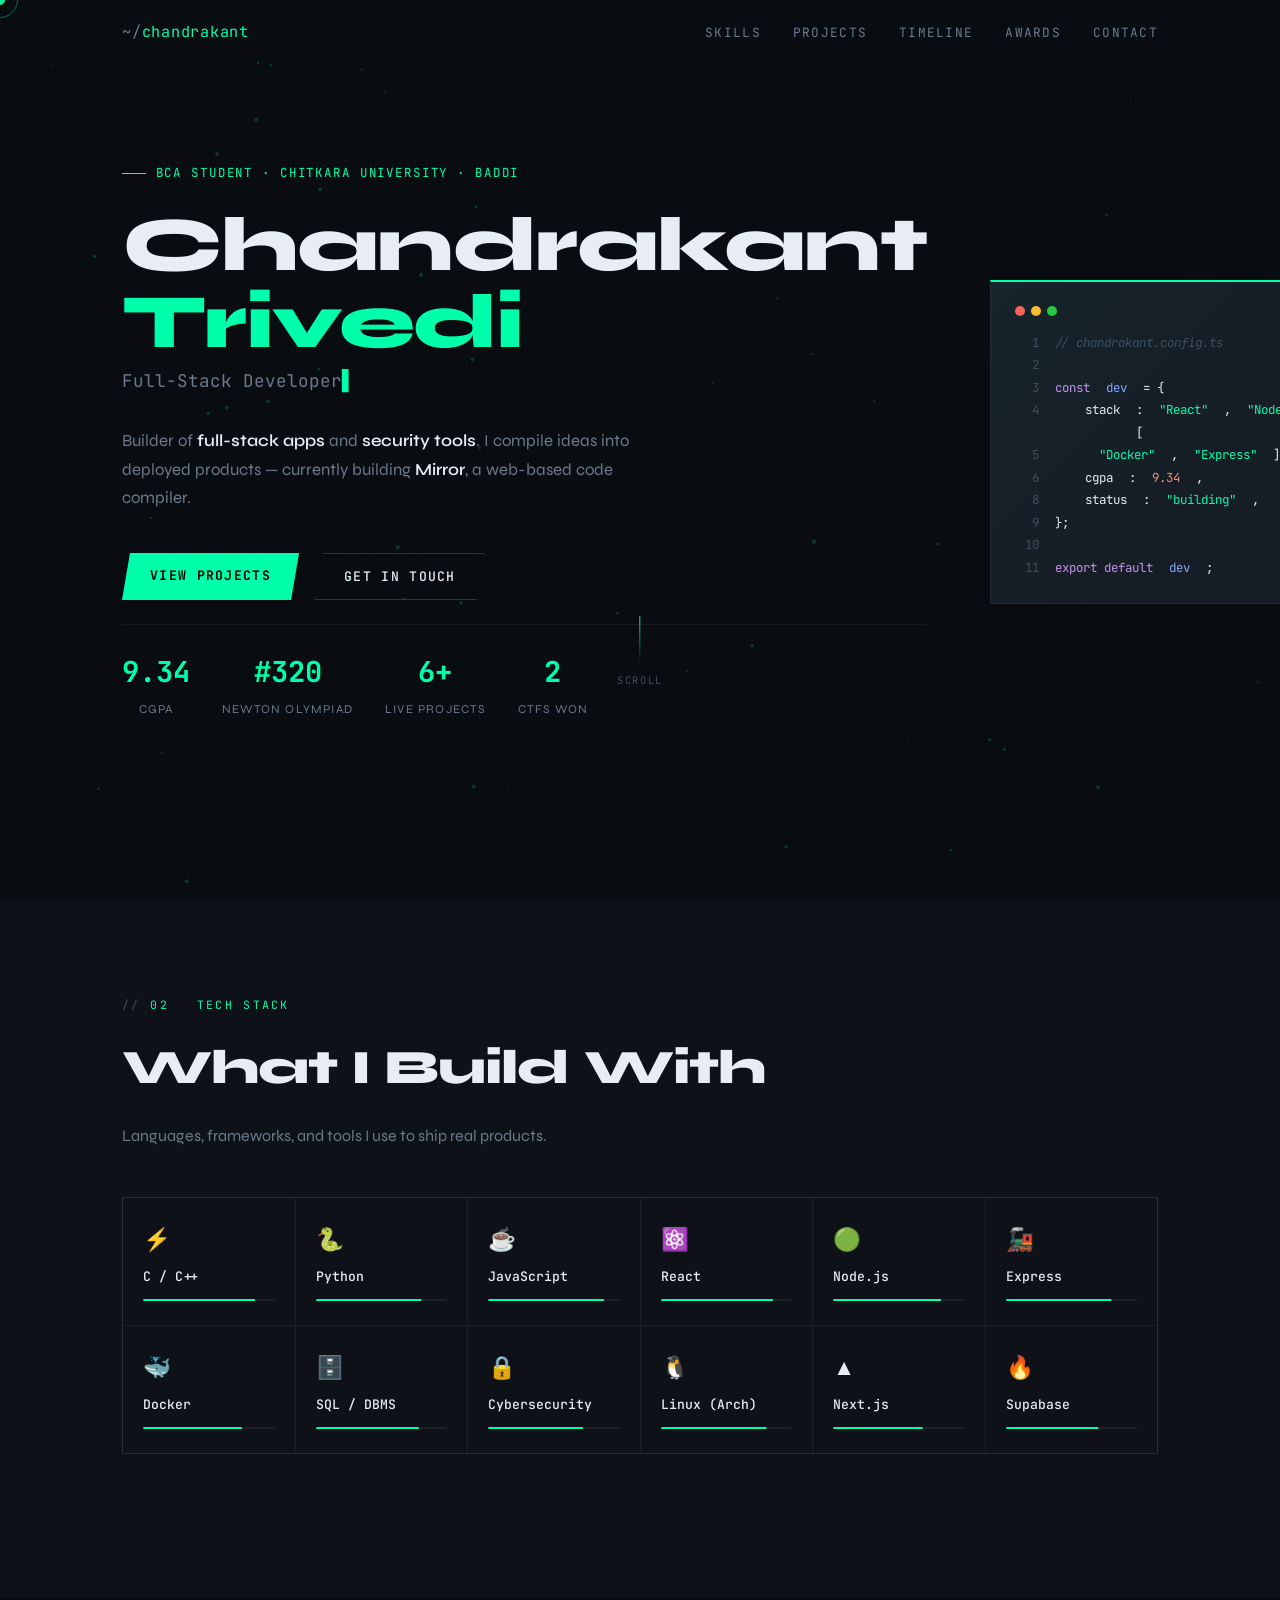
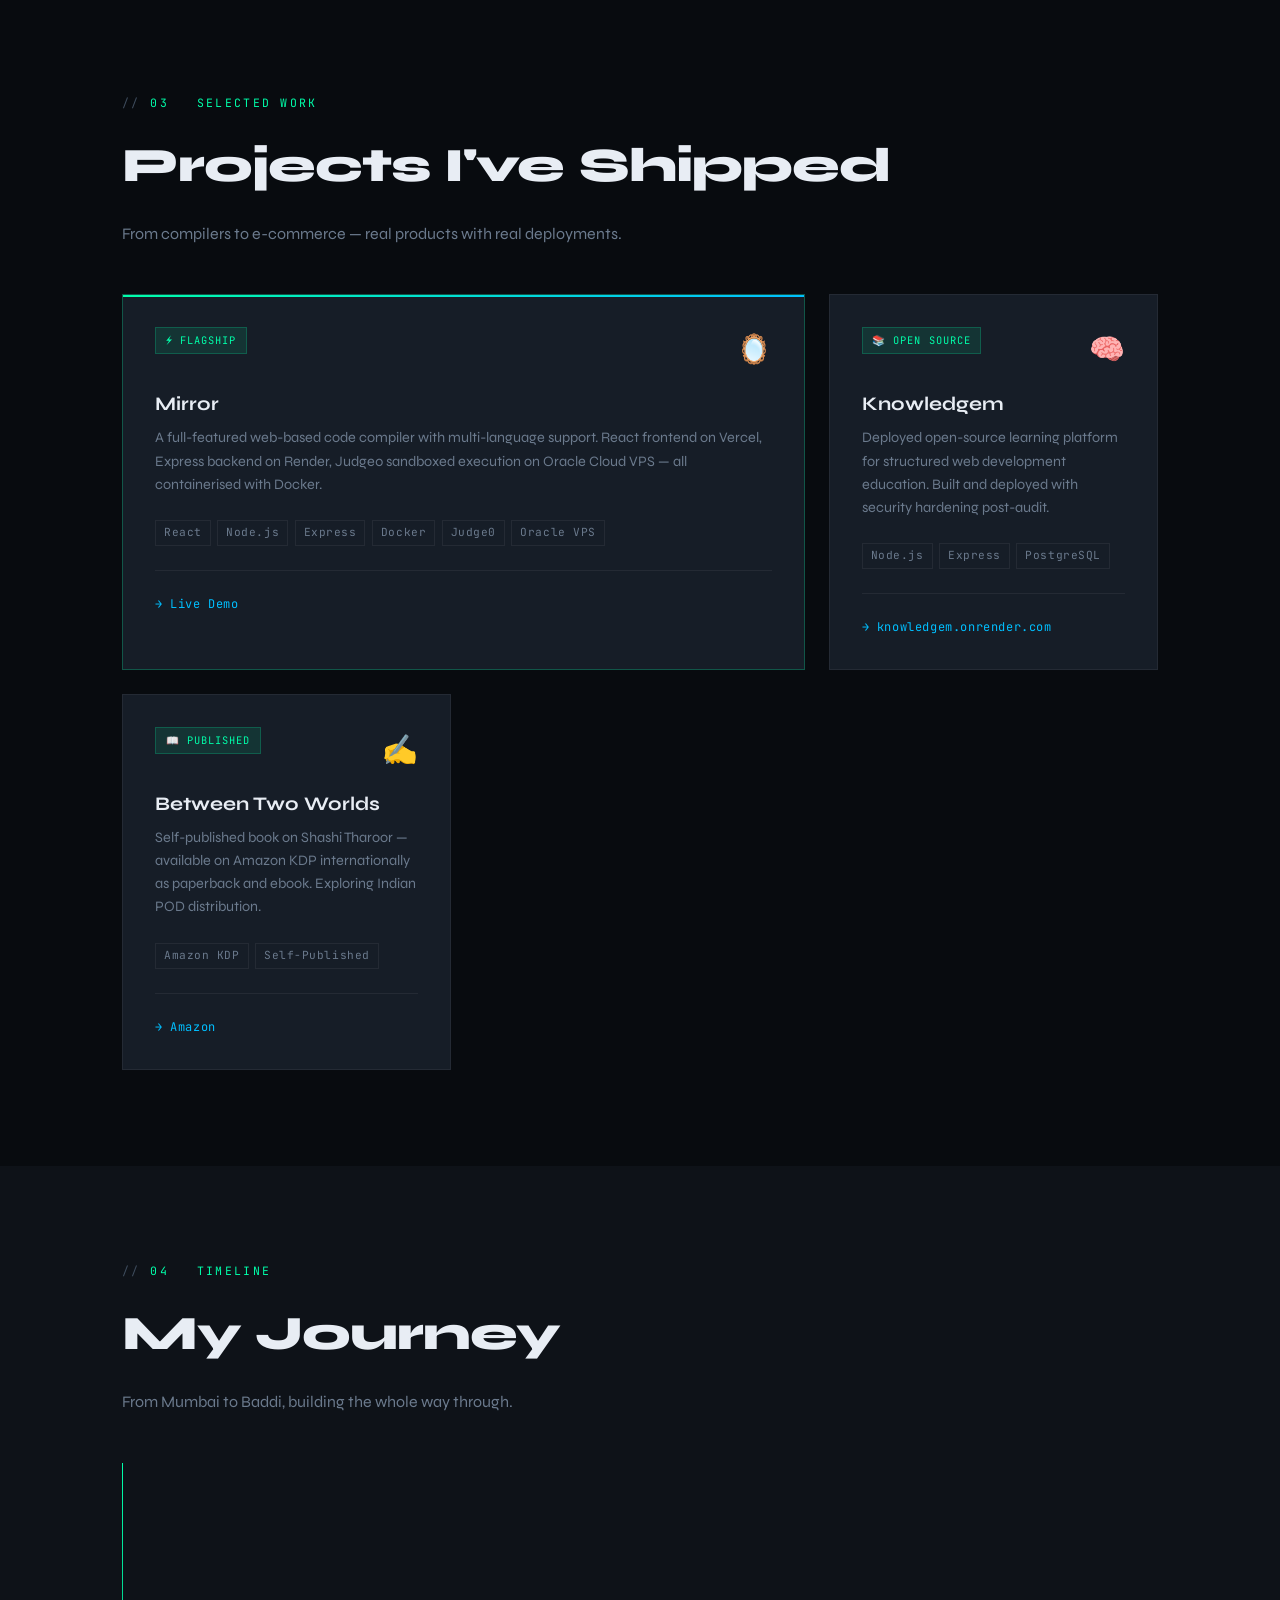
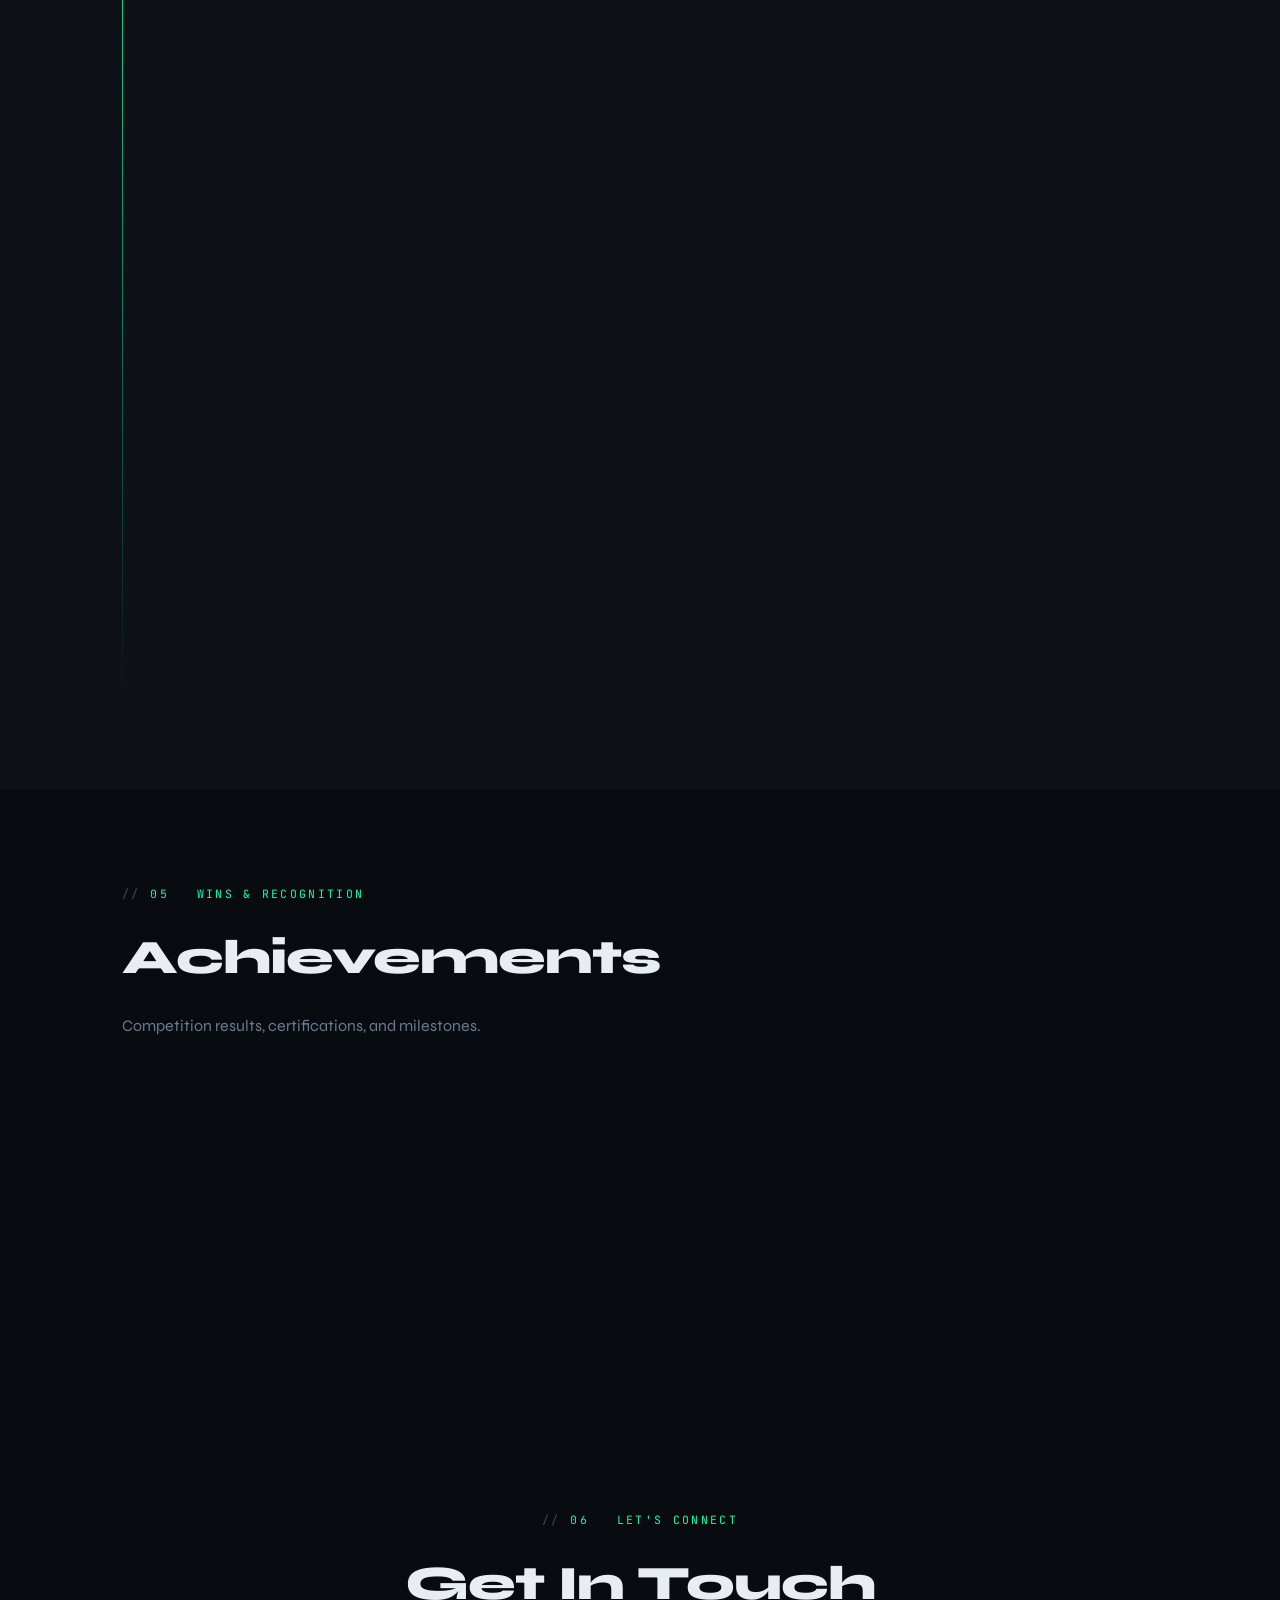
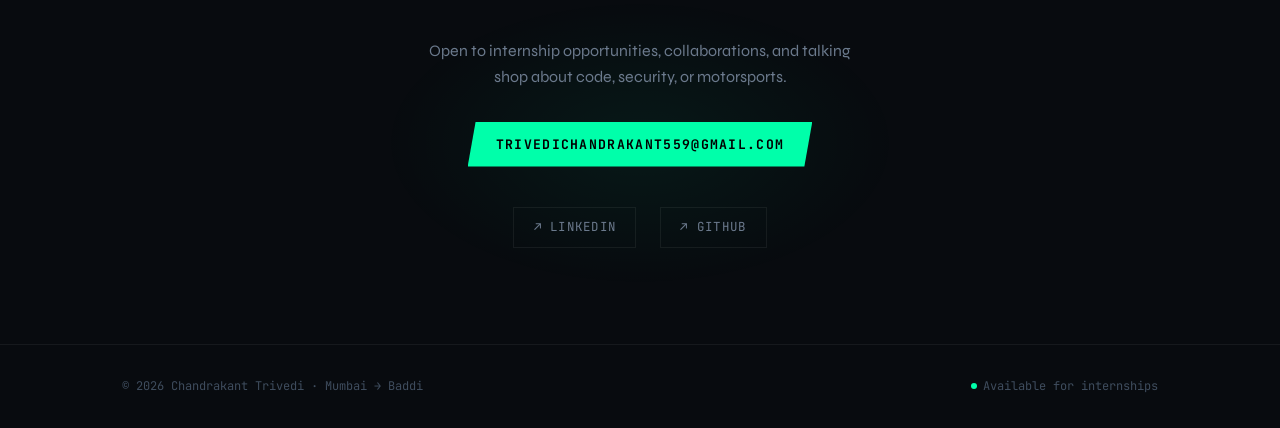
<file: index.html>
<!DOCTYPE html>
<html lang="en">
<head>
<meta charset="UTF-8"/>
<meta name="viewport" content="width=device-width, initial-scale=1.0"/>
<title>Chandrakant Trivedi — Developer & Builder</title>
<link rel="preconnect" href="https://fonts.googleapis.com"/>
<link href="https://fonts.googleapis.com/css2?family=JetBrains+Mono:wght@300;400;500;700&family=Syne:wght@400;600;700;800&display=swap" rel="stylesheet"/>
<style>
  :root {
    --bg: #080b0f;
    --bg2: #0e1218;
    --bg3: #131920;
    --surface: #161d27;
    --border: rgba(255,255,255,0.06);
    --border-accent: rgba(0,255,170,0.25);
    --accent: #00ffaa;
    --accent2: #00bfff;
    --accent3: #a78bfa;
    --text: #e8edf4;
    --muted: #6b7a8d;
    --muted2: #3f4d5e;
    --mono: 'JetBrains Mono', monospace;
    --sans: 'Syne', sans-serif;
  }

  *, *::before, *::after { box-sizing: border-box; margin: 0; padding: 0; }

  html { scroll-behavior: smooth; }

  body {
    background: var(--bg);
    color: var(--text);
    font-family: var(--sans);
    line-height: 1.6;
    overflow-x: hidden;
  }

  /* ─── CURSOR ─── */
  .cursor {
    width: 10px; height: 10px;
    background: var(--accent);
    border-radius: 50%;
    position: fixed;
    top: 0; left: 0;
    pointer-events: none;
    z-index: 9999;
    transition: transform 0.1s ease;
    mix-blend-mode: difference;
  }
  .cursor-ring {
    width: 36px; height: 36px;
    border: 1px solid rgba(0,255,170,0.4);
    border-radius: 50%;
    position: fixed;
    top: 0; left: 0;
    pointer-events: none;
    z-index: 9998;
    transition: transform 0.15s ease, width 0.2s, height 0.2s, border-color 0.2s;
  }
  .cursor-ring.hovering { width: 52px; height: 52px; border-color: rgba(0,255,170,0.7); }

  /* ─── CANVAS BG ─── */
  #canvas-bg {
    position: fixed;
    inset: 0;
    z-index: 0;
    opacity: 0.4;
  }

  /* ─── NOISE OVERLAY ─── */
  body::before {
    content: '';
    position: fixed;
    inset: 0;
    z-index: 1;
    background-image: url("data:image/svg+xml,%3Csvg xmlns='http://www.w3.org/2000/svg' width='200' height='200'%3E%3Cfilter id='n'%3E%3CfeTurbulence type='fractalNoise' baseFrequency='0.9' numOctaves='4' stitchTiles='stitch'/%3E%3C/filter%3E%3Crect width='200' height='200' filter='url(%23n)' opacity='0.04'/%3E%3C/svg%3E");
    pointer-events: none;
    opacity: 0.5;
  }

  /* ─── LAYOUT ─── */
  .container {
    max-width: 1100px;
    margin: 0 auto;
    padding: 0 2rem;
    position: relative;
    z-index: 2;
  }

  /* ─── NAV ─── */
  nav {
    position: fixed;
    top: 0; left: 0; right: 0;
    z-index: 100;
    padding: 1.2rem 0;
    transition: background 0.3s, backdrop-filter 0.3s;
  }
  nav.scrolled {
    background: rgba(8,11,15,0.85);
    backdrop-filter: blur(12px);
    border-bottom: 1px solid var(--border);
  }
  .nav-inner {
    display: flex;
    align-items: center;
    justify-content: space-between;
  }
  .nav-logo {
    font-family: var(--mono);
    font-size: 0.95rem;
    color: var(--accent);
    letter-spacing: 0.05em;
  }
  .nav-logo span { color: var(--muted); }
  .nav-links {
    display: flex;
    gap: 2rem;
    list-style: none;
  }
  .nav-links a {
    font-family: var(--mono);
    font-size: 0.8rem;
    color: var(--muted);
    text-decoration: none;
    letter-spacing: 0.1em;
    text-transform: uppercase;
    transition: color 0.2s;
    position: relative;
  }
  .nav-links a::after {
    content: '';
    position: absolute;
    bottom: -4px; left: 0; right: 0;
    height: 1px;
    background: var(--accent);
    transform: scaleX(0);
    transition: transform 0.2s;
  }
  .nav-links a:hover { color: var(--accent); }
  .nav-links a:hover::after { transform: scaleX(1); }

  /* ─── HERO ─── */
  #hero {
    min-height: 100vh;
    display: flex;
    align-items: center;
    padding-top: 5rem;
  }
  .hero-grid {
    display: grid;
    grid-template-columns: 1fr auto;
    gap: 4rem;
    align-items: center;
    width: 100%;
  }
  .hero-tag {
    font-family: var(--mono);
    font-size: 0.78rem;
    color: var(--accent);
    letter-spacing: 0.15em;
    text-transform: uppercase;
    display: flex;
    align-items: center;
    gap: 0.6rem;
    margin-bottom: 1.5rem;
    opacity: 0;
    animation: fadeUp 0.6s 0.2s forwards;
  }
  .hero-tag::before {
    content: '';
    width: 24px; height: 1px;
    background: var(--accent);
  }
  .hero-name {
    font-size: clamp(3rem, 6vw, 5.5rem);
    font-weight: 800;
    line-height: 1.0;
    letter-spacing: -0.02em;
    color: var(--text);
    margin-bottom: 0.4rem;
    opacity: 0;
    animation: fadeUp 0.6s 0.35s forwards;
  }
  .hero-name .accent { color: var(--accent); }
  .hero-role {
    font-family: var(--mono);
    font-size: 1.1rem;
    color: var(--muted);
    margin-bottom: 2rem;
    opacity: 0;
    animation: fadeUp 0.6s 0.5s forwards;
  }
  .hero-role .typed-cursor { color: var(--accent); animation: blink 1s infinite; }
  .hero-bio {
    font-size: 1.05rem;
    color: var(--muted);
    max-width: 520px;
    margin-bottom: 2.5rem;
    line-height: 1.7;
    opacity: 0;
    animation: fadeUp 0.6s 0.65s forwards;
  }
  .hero-bio strong { color: var(--text); font-weight: 600; }
  .hero-cta {
    display: flex;
    gap: 1rem;
    flex-wrap: wrap;
    opacity: 0;
    animation: fadeUp 0.6s 0.8s forwards;
  }
  .btn-primary {
    padding: 0.75rem 1.75rem;
    background: var(--accent);
    color: #000;
    border: none;
    font-family: var(--mono);
    font-size: 0.82rem;
    font-weight: 700;
    letter-spacing: 0.1em;
    text-transform: uppercase;
    cursor: pointer;
    text-decoration: none;
    display: inline-block;
    transition: transform 0.2s, box-shadow 0.2s;
    clip-path: polygon(8px 0%, 100% 0%, calc(100% - 8px) 100%, 0% 100%);
  }
  .btn-primary:hover {
    transform: translateY(-2px);
    box-shadow: 0 8px 24px rgba(0,255,170,0.3);
  }
  .btn-outline {
    padding: 0.75rem 1.75rem;
    background: transparent;
    color: var(--text);
    border: 1px solid var(--border-accent);
    font-family: var(--mono);
    font-size: 0.82rem;
    font-weight: 500;
    letter-spacing: 0.1em;
    text-transform: uppercase;
    cursor: pointer;
    text-decoration: none;
    display: inline-block;
    transition: background 0.2s, color 0.2s, border-color 0.2s;
    clip-path: polygon(8px 0%, 100% 0%, calc(100% - 8px) 100%, 0% 100%);
  }
  .btn-outline:hover {
    background: rgba(0,255,170,0.08);
    border-color: var(--accent);
    color: var(--accent);
  }

  /* Hero code card */
  .hero-card {
    background: var(--surface);
    border: 1px solid var(--border);
    border-top: 2px solid var(--accent);
    padding: 1.5rem;
    font-family: var(--mono);
    font-size: 0.78rem;
    line-height: 1.8;
    min-width: 280px;
    opacity: 0;
    animation: fadeLeft 0.7s 0.9s forwards;
    position: relative;
    overflow: hidden;
  }
  .hero-card::before {
    content: '';
    position: absolute;
    top: 0; left: 0; right: 0; bottom: 0;
    background: linear-gradient(135deg, rgba(0,255,170,0.03) 0%, transparent 60%);
  }
  .card-dots { display: flex; gap: 6px; margin-bottom: 1rem; }
  .card-dots span {
    width: 10px; height: 10px; border-radius: 50%;
  }
  .card-dots .r { background: #ff5f57; }
  .card-dots .y { background: #febc2e; }
  .card-dots .g { background: #28c840; }
  .code-line { display: flex; gap: 1rem; }
  .ln { color: var(--muted2); min-width: 1.5rem; text-align: right; user-select: none; }
  .kw { color: #c792ea; }
  .fn { color: #82aaff; }
  .st { color: var(--accent); }
  .cm { color: var(--muted2); font-style: italic; }
  .nu { color: #f78c6c; }
  .hero-stats {
    display: flex;
    gap: 2rem;
    margin-top: 1.5rem;
    padding-top: 1.5rem;
    border-top: 1px solid var(--border);
    opacity: 0;
    animation: fadeUp 0.6s 1s forwards;
  }
  .stat { text-align: center; }
  .stat-num {
    font-family: var(--mono);
    font-size: 1.8rem;
    font-weight: 700;
    color: var(--accent);
    display: block;
  }
  .stat-label {
    font-size: 0.75rem;
    color: var(--muted);
    text-transform: uppercase;
    letter-spacing: 0.1em;
  }

  /* ─── SECTION COMMON ─── */
  section { padding: 6rem 0; }
  .section-label {
    font-family: var(--mono);
    font-size: 0.72rem;
    color: var(--accent);
    letter-spacing: 0.2em;
    text-transform: uppercase;
    display: flex;
    align-items: center;
    gap: 0.6rem;
    margin-bottom: 1rem;
  }
  .section-label::before { content: '//'; color: var(--muted2); }
  .section-title {
    font-size: clamp(2rem, 4vw, 3rem);
    font-weight: 800;
    letter-spacing: -0.02em;
    margin-bottom: 1rem;
    color: var(--text);
  }
  .section-sub {
    font-size: 1rem;
    color: var(--muted);
    max-width: 500px;
    margin-bottom: 3rem;
  }

  /* ─── SKILLS ─── */
  #skills { background: var(--bg2); }
  .skills-grid {
    display: grid;
    grid-template-columns: repeat(auto-fill, minmax(160px, 1fr));
    gap: 1px;
    background: var(--border);
    border: 1px solid var(--border);
    margin-bottom: 3rem;
  }
  .skill-item {
    background: var(--bg2);
    padding: 1.5rem 1.25rem;
    display: flex;
    flex-direction: column;
    gap: 0.5rem;
    transition: background 0.2s;
    cursor: default;
  }
  .skill-item:hover { background: var(--surface); }
  .skill-icon { font-size: 1.4rem; }
  .skill-name {
    font-family: var(--mono);
    font-size: 0.82rem;
    font-weight: 500;
    color: var(--text);
  }
  .skill-level {
    height: 2px;
    background: var(--border);
    border-radius: 2px;
    overflow: hidden;
    margin-top: 0.25rem;
  }
  .skill-level-fill {
    height: 100%;
    background: var(--accent);
    border-radius: 2px;
    transform: scaleX(0);
    transform-origin: left;
    transition: transform 1s ease;
  }
  .skill-item.visible .skill-level-fill { transform: scaleX(1); }

  /* ─── PROJECTS ─── */
  .projects-grid {
    display: grid;
    grid-template-columns: repeat(auto-fill, minmax(320px, 1fr));
    gap: 1.5rem;
  }
  .project-card {
    background: var(--surface);
    border: 1px solid var(--border);
    padding: 2rem;
    position: relative;
    overflow: hidden;
    transition: border-color 0.3s, transform 0.3s;
    cursor: pointer;
    text-decoration: none;
    display: block;
    color: inherit;
  }
  .project-card::before {
    content: '';
    position: absolute;
    top: 0; left: 0; right: 0;
    height: 2px;
    background: linear-gradient(90deg, var(--accent), var(--accent2));
    transform: scaleX(0);
    transform-origin: left;
    transition: transform 0.3s;
  }
  .project-card:hover { border-color: var(--border-accent); transform: translateY(-4px); }
  .project-card:hover::before { transform: scaleX(1); }
  .project-card.featured {
    border-color: var(--border-accent);
    grid-column: span 2;
  }
  .project-card.featured::before { transform: scaleX(1); }
  .project-top {
    display: flex;
    justify-content: space-between;
    align-items: flex-start;
    margin-bottom: 1rem;
  }
  .project-badge {
    font-family: var(--mono);
    font-size: 0.65rem;
    letter-spacing: 0.1em;
    text-transform: uppercase;
    padding: 0.25rem 0.6rem;
    background: rgba(0,255,170,0.1);
    color: var(--accent);
    border: 1px solid rgba(0,255,170,0.2);
  }
  .project-icon { font-size: 1.8rem; }
  .project-name {
    font-size: 1.2rem;
    font-weight: 700;
    margin-bottom: 0.4rem;
    color: var(--text);
    font-family: var(--sans);
  }
  .project-desc {
    font-size: 0.9rem;
    color: var(--muted);
    line-height: 1.6;
    margin-bottom: 1.5rem;
  }
  .project-stack {
    display: flex;
    flex-wrap: wrap;
    gap: 0.4rem;
  }
  .tag {
    font-family: var(--mono);
    font-size: 0.7rem;
    color: var(--muted);
    padding: 0.2rem 0.5rem;
    border: 1px solid var(--border);
    letter-spacing: 0.05em;
  }
  .project-links {
    display: flex;
    gap: 1rem;
    margin-top: 1.5rem;
    padding-top: 1.5rem;
    border-top: 1px solid var(--border);
  }
  .project-link {
    font-family: var(--mono);
    font-size: 0.75rem;
    color: var(--accent2);
    text-decoration: none;
    letter-spacing: 0.05em;
    display: flex;
    align-items: center;
    gap: 0.3rem;
    transition: color 0.2s;
  }
  .project-link:hover { color: var(--accent); }

  /* ─── EXPERIENCE ─── */
  #experience { background: var(--bg2); }
  .timeline {
    position: relative;
    padding-left: 2rem;
  }
  .timeline::before {
    content: '';
    position: absolute;
    left: 0; top: 0; bottom: 0;
    width: 1px;
    background: linear-gradient(to bottom, var(--accent), transparent);
  }
  .timeline-item {
    position: relative;
    padding-bottom: 3rem;
    opacity: 0;
    transform: translateX(-20px);
    transition: opacity 0.5s, transform 0.5s;
  }
  .timeline-item.visible { opacity: 1; transform: translateX(0); }
  .timeline-dot {
    position: absolute;
    left: -2.35rem;
    top: 0.2rem;
    width: 10px; height: 10px;
    border-radius: 50%;
    background: var(--accent);
    box-shadow: 0 0 12px rgba(0,255,170,0.5);
  }
  .timeline-date {
    font-family: var(--mono);
    font-size: 0.72rem;
    color: var(--accent);
    letter-spacing: 0.1em;
    text-transform: uppercase;
    margin-bottom: 0.5rem;
  }
  .timeline-title {
    font-size: 1.1rem;
    font-weight: 700;
    color: var(--text);
    margin-bottom: 0.25rem;
  }
  .timeline-org {
    font-size: 0.9rem;
    color: var(--muted);
    margin-bottom: 0.75rem;
    font-family: var(--mono);
  }
  .timeline-desc {
    font-size: 0.9rem;
    color: var(--muted);
    line-height: 1.7;
  }

  /* ─── ACHIEVEMENTS ─── */
  .achievements-grid {
    display: grid;
    grid-template-columns: repeat(auto-fill, minmax(260px, 1fr));
    gap: 1rem;
  }
  .achievement-card {
    background: var(--surface);
    border: 1px solid var(--border);
    padding: 1.5rem;
    display: flex;
    gap: 1rem;
    align-items: flex-start;
    transition: border-color 0.2s, background 0.2s;
    opacity: 0;
    transform: translateY(20px);
    transition: opacity 0.4s, transform 0.4s, border-color 0.2s;
  }
  .achievement-card.visible { opacity: 1; transform: translateY(0); }
  .achievement-card:hover { border-color: var(--border-accent); background: var(--bg3); }
  .achievement-icon-box {
    width: 40px; height: 40px;
    background: rgba(0,255,170,0.08);
    border: 1px solid rgba(0,255,170,0.15);
    display: flex; align-items: center; justify-content: center;
    font-size: 1.1rem;
    flex-shrink: 0;
  }
  .achievement-title {
    font-size: 0.92rem;
    font-weight: 600;
    color: var(--text);
    margin-bottom: 0.25rem;
  }
  .achievement-detail {
    font-family: var(--mono);
    font-size: 0.75rem;
    color: var(--accent);
  }

  /* ─── CONTACT ─── */
  #contact { text-align: center; }
  .contact-glow {
    position: relative;
    display: inline-block;
  }
  .contact-glow::before {
    content: '';
    position: absolute;
    inset: -40px;
    background: radial-gradient(ellipse, rgba(0,255,170,0.06) 0%, transparent 70%);
    z-index: -1;
  }
  .contact-email {
    font-family: var(--mono);
    font-size: 0.9rem;
    color: var(--accent);
    text-decoration: none;
    letter-spacing: 0.05em;
    border-bottom: 1px solid rgba(0,255,170,0.3);
    padding-bottom: 0.1rem;
    transition: border-color 0.2s;
  }
  .contact-email:hover { border-color: var(--accent); }
  .socials {
    display: flex;
    justify-content: center;
    gap: 1.5rem;
    margin-top: 2.5rem;
  }
  .social-link {
    font-family: var(--mono);
    font-size: 0.78rem;
    color: var(--muted);
    text-decoration: none;
    letter-spacing: 0.1em;
    text-transform: uppercase;
    padding: 0.6rem 1.2rem;
    border: 1px solid var(--border);
    transition: color 0.2s, border-color 0.2s;
    display: flex;
    align-items: center;
    gap: 0.4rem;
  }
  .social-link:hover { color: var(--accent); border-color: var(--border-accent); }

  /* ─── FOOTER ─── */
  footer {
    padding: 2rem 0;
    border-top: 1px solid var(--border);
    position: relative;
    z-index: 2;
  }
  .footer-inner {
    display: flex;
    justify-content: space-between;
    align-items: center;
  }
  .footer-left {
    font-family: var(--mono);
    font-size: 0.75rem;
    color: var(--muted2);
  }
  .footer-right {
    font-family: var(--mono);
    font-size: 0.75rem;
    color: var(--muted2);
    display: flex;
    align-items: center;
    gap: 0.4rem;
  }
  .status-dot {
    width: 6px; height: 6px;
    border-radius: 50%;
    background: var(--accent);
    animation: pulse 2s infinite;
  }

  /* ─── ANIMATIONS ─── */
  @keyframes fadeUp {
    from { opacity: 0; transform: translateY(24px); }
    to { opacity: 1; transform: translateY(0); }
  }
  @keyframes fadeLeft {
    from { opacity: 0; transform: translateX(24px); }
    to { opacity: 1; transform: translateX(0); }
  }
  @keyframes blink {
    0%, 100% { opacity: 1; }
    50% { opacity: 0; }
  }
  @keyframes pulse {
    0%, 100% { box-shadow: 0 0 0 0 rgba(0,255,170,0.4); }
    50% { box-shadow: 0 0 0 6px rgba(0,255,170,0); }
  }
  @keyframes scrollLine {
    0% { height: 0; opacity: 0; }
    50% { height: 48px; opacity: 1; }
    100% { height: 0; opacity: 0; }
  }

  /* ─── SCROLL INDICATOR ─── */
  .scroll-indicator {
    position: absolute;
    bottom: 2rem;
    left: 50%;
    transform: translateX(-50%);
    display: flex;
    flex-direction: column;
    align-items: center;
    gap: 0.5rem;
    font-family: var(--mono);
    font-size: 0.65rem;
    color: var(--muted2);
    letter-spacing: 0.15em;
    text-transform: uppercase;
  }
  .scroll-line {
    width: 1px;
    height: 48px;
    background: linear-gradient(to bottom, var(--accent), transparent);
    animation: scrollLine 2s ease-in-out infinite;
  }

  /* ─── RESPONSIVE ─── */
  @media (max-width: 768px) {
    .hero-grid { grid-template-columns: 1fr; gap: 2.5rem; }
    .hero-card { min-width: unset; }
    .project-card.featured { grid-column: span 1; }
    .nav-links { display: none; }
    .footer-inner { flex-direction: column; gap: 0.5rem; text-align: center; }
    .hero-stats { gap: 1.5rem; }
  }

  /* ─── GLITCH EFFECT ─── */
  .glitch {
    position: relative;
  }
  .glitch::before, .glitch::after {
    content: attr(data-text);
    position: absolute;
    top: 0; left: 0;
    width: 100%;
    opacity: 0;
  }
  .glitch:hover::before {
    opacity: 0.5;
    color: var(--accent2);
    clip-path: polygon(0 30%, 100% 30%, 100% 50%, 0 50%);
    transform: translate(-3px, 0);
    animation: glitch1 0.3s steps(2) forwards;
  }
  .glitch:hover::after {
    opacity: 0.5;
    color: var(--accent3);
    clip-path: polygon(0 60%, 100% 60%, 100% 80%, 0 80%);
    transform: translate(3px, 0);
    animation: glitch2 0.3s steps(2) 0.05s forwards;
  }
  @keyframes glitch1 { 0%,100%{transform:translate(-3px,0)} 50%{transform:translate(3px,0)} }
  @keyframes glitch2 { 0%,100%{transform:translate(3px,0)} 50%{transform:translate(-3px,0)} }
</style>
</head>
<body>

<canvas id="canvas-bg"></canvas>
<div class="cursor" id="cursor"></div>
<div class="cursor-ring" id="cursor-ring"></div>

<!-- NAV -->
<nav id="nav">
  <div class="container">
    <div class="nav-inner">
      <div class="nav-logo"><span>~/</span>chandrakant</div>
      <ul class="nav-links">
        <li><a href="#skills">Skills</a></li>
        <li><a href="#projects">Projects</a></li>
        <li><a href="#experience">Timeline</a></li>
        <li><a href="#achievements">Awards</a></li>
        <li><a href="#contact">Contact</a></li>
      </ul>
    </div>
  </div>
</nav>

<!-- HERO -->
<section id="hero">
  <div class="container">
    <div class="hero-grid">
      <div>
        <div class="hero-tag">BCA Student · Chitkara University · Baddi</div>
        <h1 class="hero-name glitch" data-text="Chandrakant Trivedi">Chandrakant<br><span class="accent">Trivedi</span></h1>
        <p class="hero-role"><span id="typed"></span><span class="typed-cursor">▋</span></p>
        <p class="hero-bio">
          Builder of <strong>full-stack apps</strong> and <strong>security tools</strong>. I compile ideas into deployed products — currently building <strong>Mirror</strong>, a web-based code compiler.
        </p>
        <div class="hero-cta">
          <a href="#projects" class="btn-primary">View Projects</a>
          <a href="mailto:trivedichandrakant559@gmail.com" class="btn-outline">Get in Touch</a>
        </div>
        <div class="hero-stats">
          <div class="stat"><span class="stat-num">9.34</span><span class="stat-label">CGPA</span></div>
          <div class="stat"><span class="stat-num">#320</span><span class="stat-label">Newton Olympiad</span></div>
          <div class="stat"><span class="stat-num">6+</span><span class="stat-label">Live Projects</span></div>
          <div class="stat"><span class="stat-num">2</span><span class="stat-label">CTFs Won</span></div>
        </div>
      </div>
      <div>
        <div class="hero-card">
          <div class="card-dots">
            <span class="r"></span><span class="y"></span><span class="g"></span>
          </div>
          <div class="code-line"><span class="ln">1</span><span class="cm">// chandrakant.config.ts</span></div>
          <div class="code-line"><span class="ln">2</span></div>
          <div class="code-line"><span class="ln">3</span><span class="kw">const</span> <span class="fn">dev</span> = {</div>
          <div class="code-line"><span class="ln">4</span>&nbsp;&nbsp;<span>stack</span>: [<span class="st">"React"</span>, <span class="st">"Node"</span>,</div>
          <div class="code-line"><span class="ln">5</span>&nbsp;&nbsp;&nbsp;&nbsp;<span class="st">"Docker"</span>, <span class="st">"Express"</span>],</div>
          <div class="code-line"><span class="ln">6</span>&nbsp;&nbsp;<span>cgpa</span>: <span class="nu">9.34</span>,</div>
          <div class="code-line"><span class="ln">8</span>&nbsp;&nbsp;<span>status</span>: <span class="st">"building"</span>,</div>
          <div class="code-line"><span class="ln">9</span>};</div>
          <div class="code-line"><span class="ln">10</span></div>
          <div class="code-line"><span class="ln">11</span><span class="kw">export default</span> <span class="fn">dev</span>;</div>
        </div>
      </div>
    </div>
    <div class="scroll-indicator">
      <div class="scroll-line"></div>
      <span>scroll</span>
    </div>
  </div>
</section>

<!-- SKILLS -->
<section id="skills">
  <div class="container">
    <div class="section-label">02 &nbsp; Tech Stack</div>
    <h2 class="section-title">What I Build With</h2>
    <p class="section-sub">Languages, frameworks, and tools I use to ship real products.</p>
    <div class="skills-grid">
      <div class="skill-item"><div class="skill-icon">⚡</div><div class="skill-name">C / C++</div><div class="skill-level"><div class="skill-level-fill" style="--w:0.85"></div></div></div>
      <div class="skill-item"><div class="skill-icon">🐍</div><div class="skill-name">Python</div><div class="skill-level"><div class="skill-level-fill" style="--w:0.8"></div></div></div>
      <div class="skill-item"><div class="skill-icon">☕</div><div class="skill-name">JavaScript</div><div class="skill-level"><div class="skill-level-fill" style="--w:0.88"></div></div></div>
      <div class="skill-item"><div class="skill-icon">⚛️</div><div class="skill-name">React</div><div class="skill-level"><div class="skill-level-fill" style="--w:0.85"></div></div></div>
      <div class="skill-item"><div class="skill-icon">🟢</div><div class="skill-name">Node.js</div><div class="skill-level"><div class="skill-level-fill" style="--w:0.82"></div></div></div>
      <div class="skill-item"><div class="skill-icon">🚂</div><div class="skill-name">Express</div><div class="skill-level"><div class="skill-level-fill" style="--w:0.8"></div></div></div>
      <div class="skill-item"><div class="skill-icon">🐳</div><div class="skill-name">Docker</div><div class="skill-level"><div class="skill-level-fill" style="--w:0.75"></div></div></div>
      <div class="skill-item"><div class="skill-icon">🗄️</div><div class="skill-name">SQL / DBMS</div><div class="skill-level"><div class="skill-level-fill" style="--w:0.78"></div></div></div>
      <div class="skill-item"><div class="skill-icon">🔒</div><div class="skill-name">Cybersecurity</div><div class="skill-level"><div class="skill-level-fill" style="--w:0.72"></div></div></div>
      <div class="skill-item"><div class="skill-icon">🐧</div><div class="skill-name">Linux (Arch)</div><div class="skill-level"><div class="skill-level-fill" style="--w:0.8"></div></div></div>
      <div class="skill-item"><div class="skill-icon">▲</div><div class="skill-name">Next.js</div><div class="skill-level"><div class="skill-level-fill" style="--w:0.68"></div></div></div>
      <div class="skill-item"><div class="skill-icon">🔥</div><div class="skill-name">Supabase</div><div class="skill-level"><div class="skill-level-fill" style="--w:0.7"></div></div></div>
    </div>
  </div>
</section>

<!-- PROJECTS -->
<section id="projects">
  <div class="container">
    <div class="section-label">03 &nbsp; Selected Work</div>
    <h2 class="section-title">Projects I've Shipped</h2>
    <p class="section-sub">From compilers to e-commerce — real products with real deployments.</p>
    <div class="projects-grid">

      <a href="https://mirror-frontend-lyart.vercel.app/" class="project-card featured" target="_blank" rel="noopener">
        <div class="project-top">
          <span class="project-badge">⚡ Flagship</span>
          <span class="project-icon">🪞</span>
        </div>
        <div class="project-name">Mirror</div>
        <p class="project-desc">A full-featured web-based code compiler with multi-language support. React frontend on Vercel, Express backend on Render, Judge0 sandboxed execution on Oracle Cloud VPS — all containerised with Docker.</p>
        <div class="project-stack">
          <span class="tag">React</span><span class="tag">Node.js</span><span class="tag">Express</span><span class="tag">Docker</span><span class="tag">Judge0</span><span class="tag">Oracle VPS</span>
        </div>
        <div class="project-links">
          <span class="project-link">→ Live Demo</span>
        </div>
      </a>

    

      <a href="https://knowledgem.onrender.com" class="project-card" target="_blank" rel="noopener">
        <div class="project-top">
          <span class="project-badge">📚 Open Source</span>
          <span class="project-icon">🧠</span>
        </div>
        <div class="project-name">Knowledgem</div>
        <p class="project-desc">Deployed open-source learning platform for structured web development education. Built and deployed with security hardening post-audit.</p>
        <div class="project-stack">
          <span class="tag">Node.js</span><span class="tag">Express</span><span class="tag">PostgreSQL</span>
        </div>
        <div class="project-links">
          <span class="project-link">→ knowledgem.onrender.com</span>
        </div>
      </a>

    

      <a href="https://www.amazon.in/s?k=Shashi+Tharoor+Between+Two+Worlds" class="project-card" target="_blank" rel="noopener">
        <div class="project-top">
          <span class="project-badge">📖 Published</span>
          <span class="project-icon">✍️</span>
        </div>
        <div class="project-name">Between Two Worlds</div>
        <p class="project-desc">Self-published book on Shashi Tharoor — available on Amazon KDP internationally as paperback and ebook. Exploring Indian POD distribution.</p>
        <div class="project-stack">
          <span class="tag">Amazon KDP</span><span class="tag">Self-Published</span>
        </div>
        <div class="project-links">
          <span class="project-link">→ Amazon</span>
        </div>
      </a>

    </div>
  </div>
</section>

<!-- TIMELINE -->
<section id="experience">
  <div class="container">
    <div class="section-label">04 &nbsp; Timeline</div>
    <h2 class="section-title">My Journey</h2>
    <p class="section-sub">From Mumbai to Baddi, building the whole way through.</p>
    <div class="timeline">
      <div class="timeline-item">
        <div class="timeline-dot"></div>
        <div class="timeline-date">2026 – Present</div>
        <div class="timeline-title">Full-Stack Developer & Hacker</div>
        <div class="timeline-org">Self · Chitkara University</div>
        <p class="timeline-desc">Building Mirror (web compiler), conducting security audits on own projects. Competing in CTFs and coding olympiads.</p>
      </div>
      <div class="timeline-item">
        <div class="timeline-dot"></div>
        <div class="timeline-date">2024</div>
        <div class="timeline-title">7th Place · HackExpo'24 CTF</div>
        <div class="timeline-org">52 teams · Chitkara University</div>
        <p class="timeline-desc">Placed 7th out of 52 teams in cybersecurity CTF competition. Focused on web exploitation, reverse engineering, and cryptography challenges.</p>
      </div>
      <div class="timeline-item">
        <div class="timeline-dot"></div>
        <div class="timeline-date">2022</div>
        <div class="timeline-title">Rank #320 · Newton School Coding Olympiad</div>
        <div class="timeline-org">16,837 participants</div>
        <p class="timeline-desc">Top 2% performance in competitive programming contest. Strong showing in DSA, algorithms, and problem-solving under time pressure.</p>
      </div>
      <div class="timeline-item">
        <div class="timeline-dot"></div>
        <div class="timeline-date">2024</div>
        <div class="timeline-title">BCA · Chitkara University, Baddi</div>
        <div class="timeline-org">Transferred from SST College, Mumbai</div>
        <p class="timeline-desc">Transferred to pursue a more technical environment. CGPA: 9.34. Specialising in backend, security, and full-stack development. </p>
      </div>
      <div class="timeline-item">
        <div class="timeline-dot"></div>
        <div class="timeline-date">2023</div>
        <div class="timeline-title">BSc CS · SST College, Ulhasnagar</div>
        <div class="timeline-org">Mumbai, Maharashtra</div>
        <p class="timeline-desc">Completed first year of BSc Computer Science before transferring. Maharashtra State Board background in CS since 11th grade.</p>
      </div>
    </div>
  </div>
</section>

<!-- ACHIEVEMENTS -->
<section id="achievements">
  <div class="container">
    <div class="section-label">05 &nbsp; Wins & Recognition</div>
    <h2 class="section-title">Achievements</h2>
    <p class="section-sub">Competition results, certifications, and milestones.</p>
    <div class="achievements-grid">
      <div class="achievement-card">
        <div class="achievement-icon-box">🏆</div>
        <div>
          <div class="achievement-title">Newton School Coding Olympiad</div>
          <div class="achievement-detail">Rank 320 / 16,837 participants</div>
        </div>
      </div>
      <div class="achievement-card">
        <div class="achievement-icon-box">🔐</div>
        <div>
          <div class="achievement-title">HackExpo'24 CTF</div>
          <div class="achievement-detail">7th / 52 teams · Cybersecurity</div>
        </div>
      </div>
      <div class="achievement-card">
        <div class="achievement-icon-box">🌐</div>
        <div>
          <div class="achievement-title">Cisco Network Security</div>
          <div class="achievement-detail">Certificate of Excellence</div>
        </div>
      </div>
      <div class="achievement-card">
        <div class="achievement-icon-box">📚</div>
        <div>
          <div class="achievement-title">CGPA 9.34</div>
          <div class="achievement-detail">Chitkara University, BCA</div>
        </div>
      </div>
      <div class="achievement-card">
        <div class="achievement-icon-box">🌍</div>
        <div>
          <div class="achievement-title">IMUN Campus Ambassador</div>
          <div class="achievement-detail">Model United Nations</div>
        </div>
      </div>
      <div class="achievement-card">
        <div class="achievement-icon-box">📖</div>
        <div>
          <div class="achievement-title">Published Author</div>
          <div class="achievement-detail">Amazon KDP · International</div>
        </div>
      </div>
    </div>
  </div>
</section>

<!-- CONTACT -->
<section id="contact">
  <div class="container">
    <div class="section-label" style="justify-content:center">06 &nbsp; Let's Connect</div>
    <h2 class="section-title" style="text-align:center">Get In Touch</h2>
    <div class="contact-glow">
      <p class="section-sub" style="text-align:center; margin: 0 auto 2rem; max-width:440px;">
        Open to internship opportunities, collaborations, and talking shop about code, security, or motorsports.
      </p>
      <div style="text-align:center">
        <a href="mailto:trivedichandrakant559@gmail.com" class="btn-primary">
          trivedichandrakant559@gmail.com
        </a>
      </div>
      <div class="socials">
        <a href="https://linkedin.com/in/chandrakant-trivedi" class="social-link" target="_blank" rel="noopener">↗ LinkedIn</a>
        <a href="https://github.com/chandrakant-T" class="social-link" target="_blank" rel="noopener">↗ GitHub</a>
      </div>
    </div>
  </div>
</section>

<!-- FOOTER -->
<footer>
  <div class="container">
    <div class="footer-inner">
      <div class="footer-left">© 2026 Chandrakant Trivedi · Mumbai → Baddi</div>
      <div class="footer-right"><div class="status-dot"></div> Available for internships</div>
    </div>
  </div>
</footer>

<script>
// ─── PARTICLE CANVAS ───
(function() {
  const canvas = document.getElementById('canvas-bg');
  const ctx = canvas.getContext('2d');
  let W, H, particles = [], lines = [];
  const N = 60;

  function resize() {
    W = canvas.width = window.innerWidth;
    H = canvas.height = window.innerHeight;
  }

  function initParticles() {
    particles = [];
    for (let i = 0; i < N; i++) {
      particles.push({
        x: Math.random() * W,
        y: Math.random() * H,
        vx: (Math.random() - 0.5) * 0.4,
        vy: (Math.random() - 0.5) * 0.4,
        r: Math.random() * 1.5 + 0.5
      });
    }
  }

  function draw() {
    ctx.clearRect(0, 0, W, H);
    // connections
    for (let i = 0; i < N; i++) {
      for (let j = i + 1; j < N; j++) {
        const dx = particles[i].x - particles[j].x;
        const dy = particles[i].y - particles[j].y;
        const dist = Math.sqrt(dx*dx + dy*dy);
        if (dist < 120) {
          ctx.beginPath();
          ctx.strokeStyle = `rgba(0,255,170,${0.15 * (1 - dist/120)})`;
          ctx.lineWidth = 0.5;
          ctx.moveTo(particles[i].x, particles[i].y);
          ctx.lineTo(particles[j].x, particles[j].y);
          ctx.stroke();
        }
      }
    }
    // dots
    particles.forEach(p => {
      ctx.beginPath();
      ctx.arc(p.x, p.y, p.r, 0, Math.PI*2);
      ctx.fillStyle = 'rgba(0,255,170,0.5)';
      ctx.fill();
      p.x += p.vx;
      p.y += p.vy;
      if (p.x < 0 || p.x > W) p.vx *= -1;
      if (p.y < 0 || p.y > H) p.vy *= -1;
    });
    requestAnimationFrame(draw);
  }

  resize();
  initParticles();
  draw();
  window.addEventListener('resize', () => { resize(); initParticles(); });
})();

// ─── CUSTOM CURSOR ───
(function() {
  const cursor = document.getElementById('cursor');
  const ring = document.getElementById('cursor-ring');
  let mx = 0, my = 0, rx = 0, ry = 0;
  document.addEventListener('mousemove', e => { mx = e.clientX; my = e.clientY; });
  function animCursor() {
    cursor.style.transform = `translate(${mx - 5}px, ${my - 5}px)`;
    rx += (mx - rx - 18) * 0.15;
    ry += (my - ry - 18) * 0.15;
    ring.style.transform = `translate(${rx}px, ${ry}px)`;
    requestAnimationFrame(animCursor);
  }
  animCursor();
  document.querySelectorAll('a, button, .skill-item, .project-card, .achievement-card').forEach(el => {
    el.addEventListener('mouseenter', () => ring.classList.add('hovering'));
    el.addEventListener('mouseleave', () => ring.classList.remove('hovering'));
  });
})();

// ─── NAV SCROLL ───
window.addEventListener('scroll', () => {
  document.getElementById('nav').classList.toggle('scrolled', window.scrollY > 40);
});

// ─── TYPEWRITER ───
(function() {
  const roles = [
    'Full-Stack Developer',
    'Security Researcher',
    'Backend Engineer',
    'Open Source Builder',
    'CTF Competitor'
  ];
  let ri = 0, ci = 0, deleting = false;
  const el = document.getElementById('typed');
  function type() {
    const current = roles[ri];
    if (!deleting) {
      el.textContent = current.slice(0, ++ci);
      if (ci === current.length) { deleting = true; setTimeout(type, 1800); return; }
    } else {
      el.textContent = current.slice(0, --ci);
      if (ci === 0) { deleting = false; ri = (ri + 1) % roles.length; }
    }
    setTimeout(type, deleting ? 40 : 80);
  }
  type();
})();

// ─── INTERSECTION OBSERVER ───
(function() {
  const io = new IntersectionObserver(entries => {
    entries.forEach((e, i) => {
      if (e.isIntersecting) {
        setTimeout(() => {
          e.target.classList.add('visible');
          // animate skill bars
          const fill = e.target.querySelector('.skill-level-fill');
          if (fill) fill.style.transform = `scaleX(${fill.style.getPropertyValue('--w') || 1})`;
        }, (e.target.dataset.delay || 0) * 1);
        io.unobserve(e.target);
      }
    });
  }, { threshold: 0.15 });

  document.querySelectorAll('.skill-item, .timeline-item, .achievement-card').forEach((el, i) => {
    el.dataset.delay = i * 60;
    io.observe(el);
  });
})();

// ─── COUNTER ANIMATION ───
(function() {
  // already static, no counter needed
})();
</script>
</body>
</html>
</file>
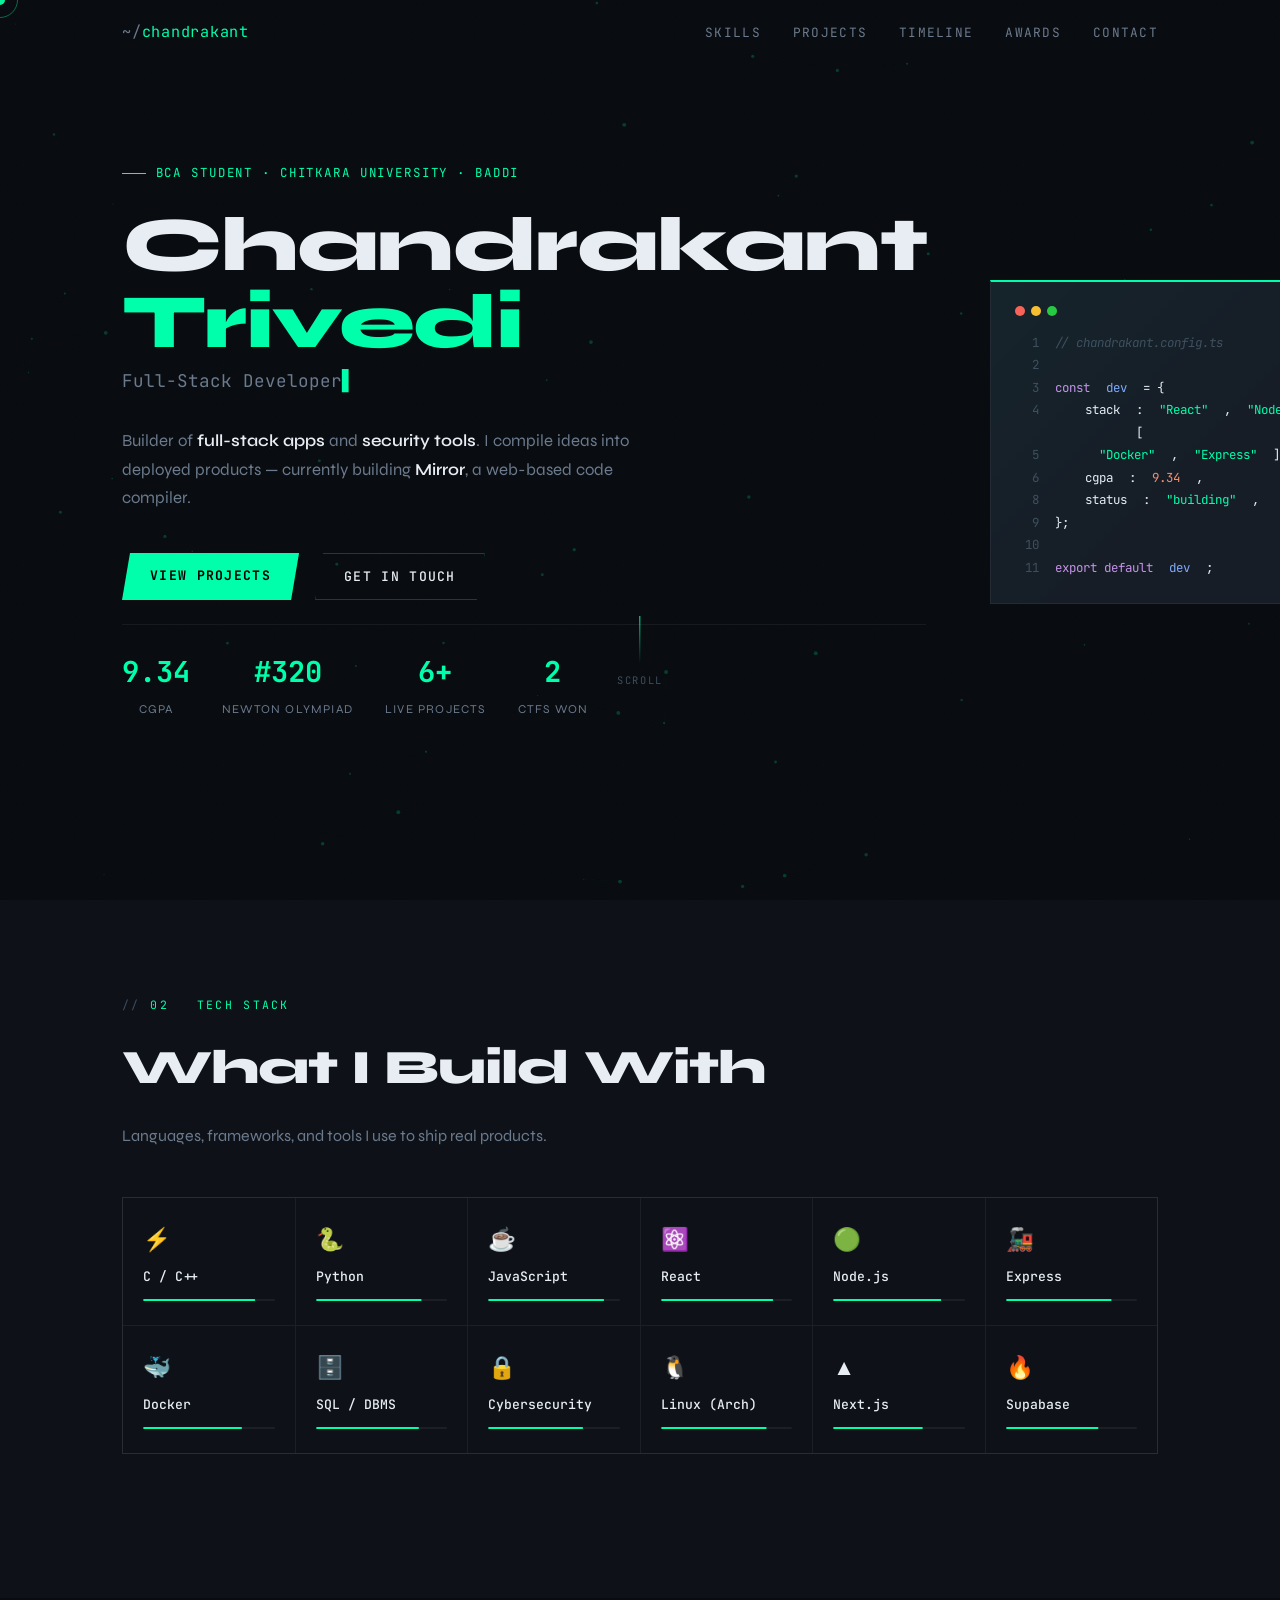
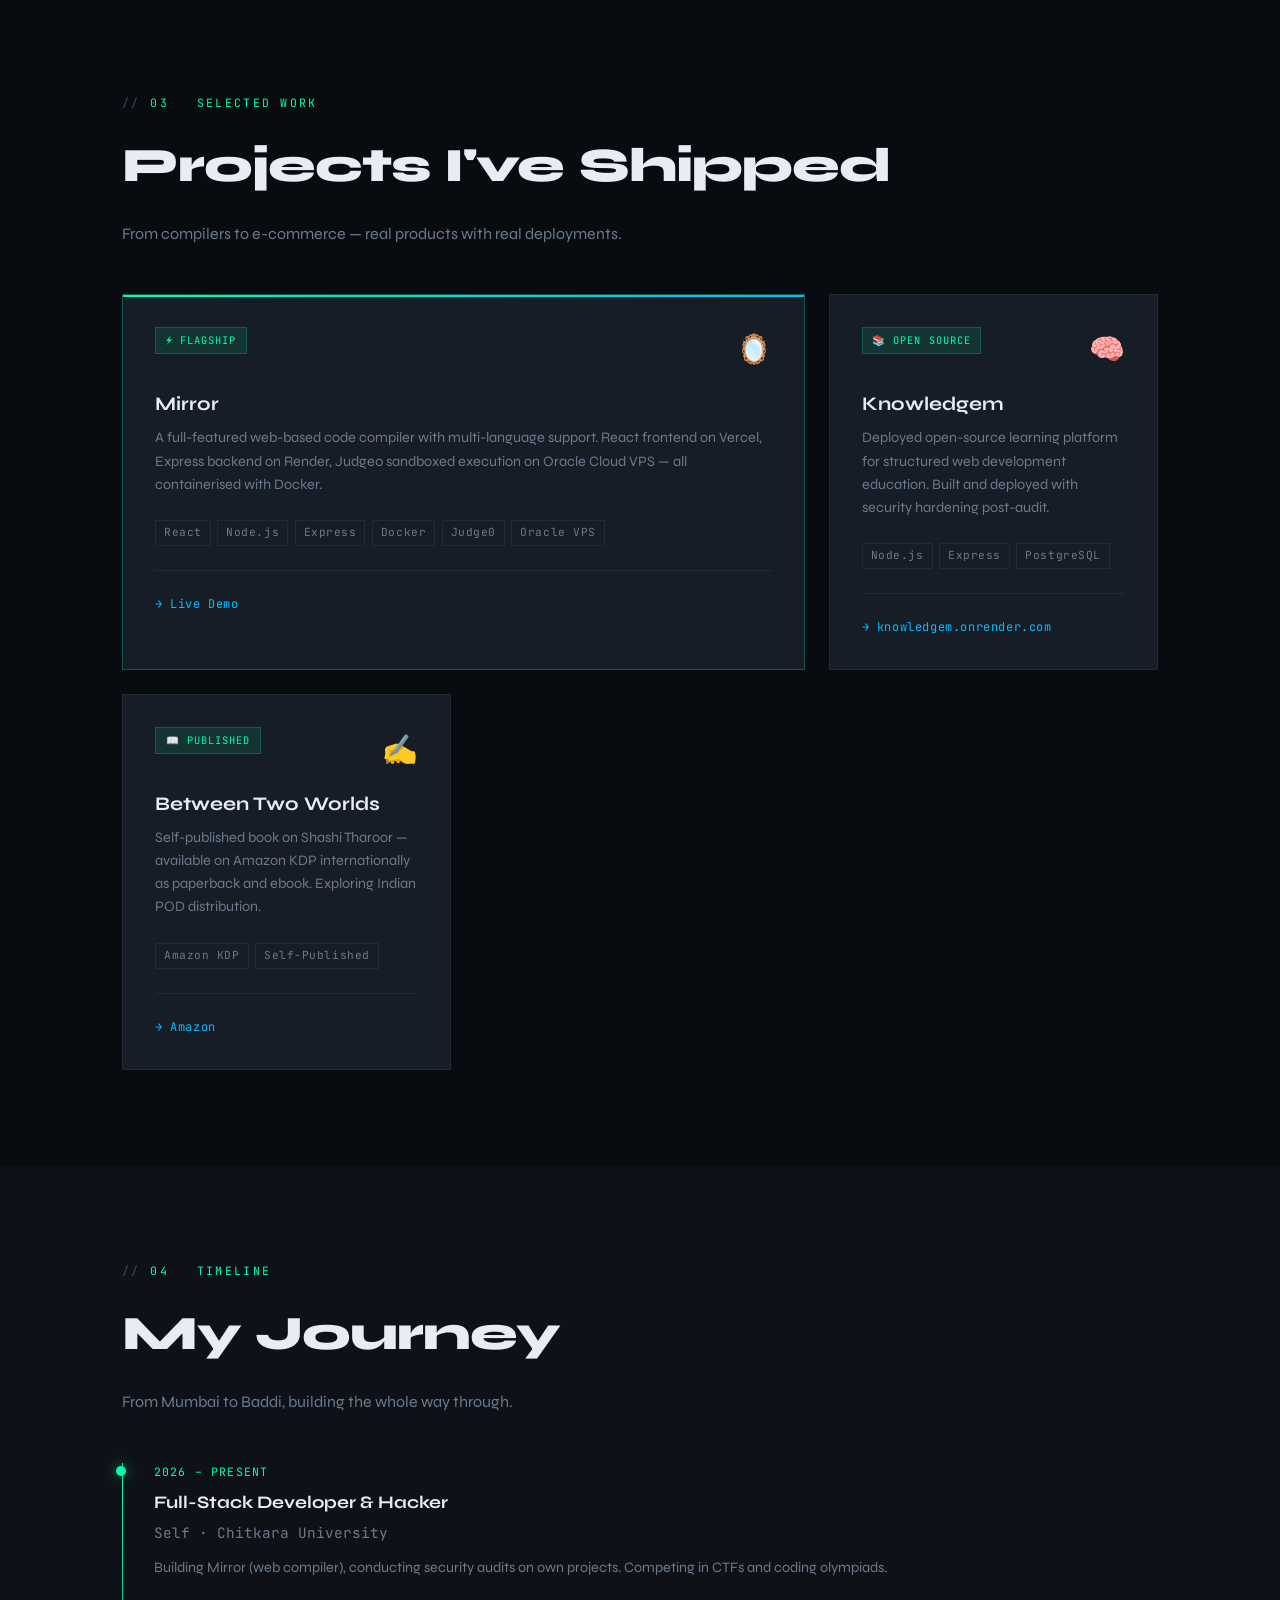
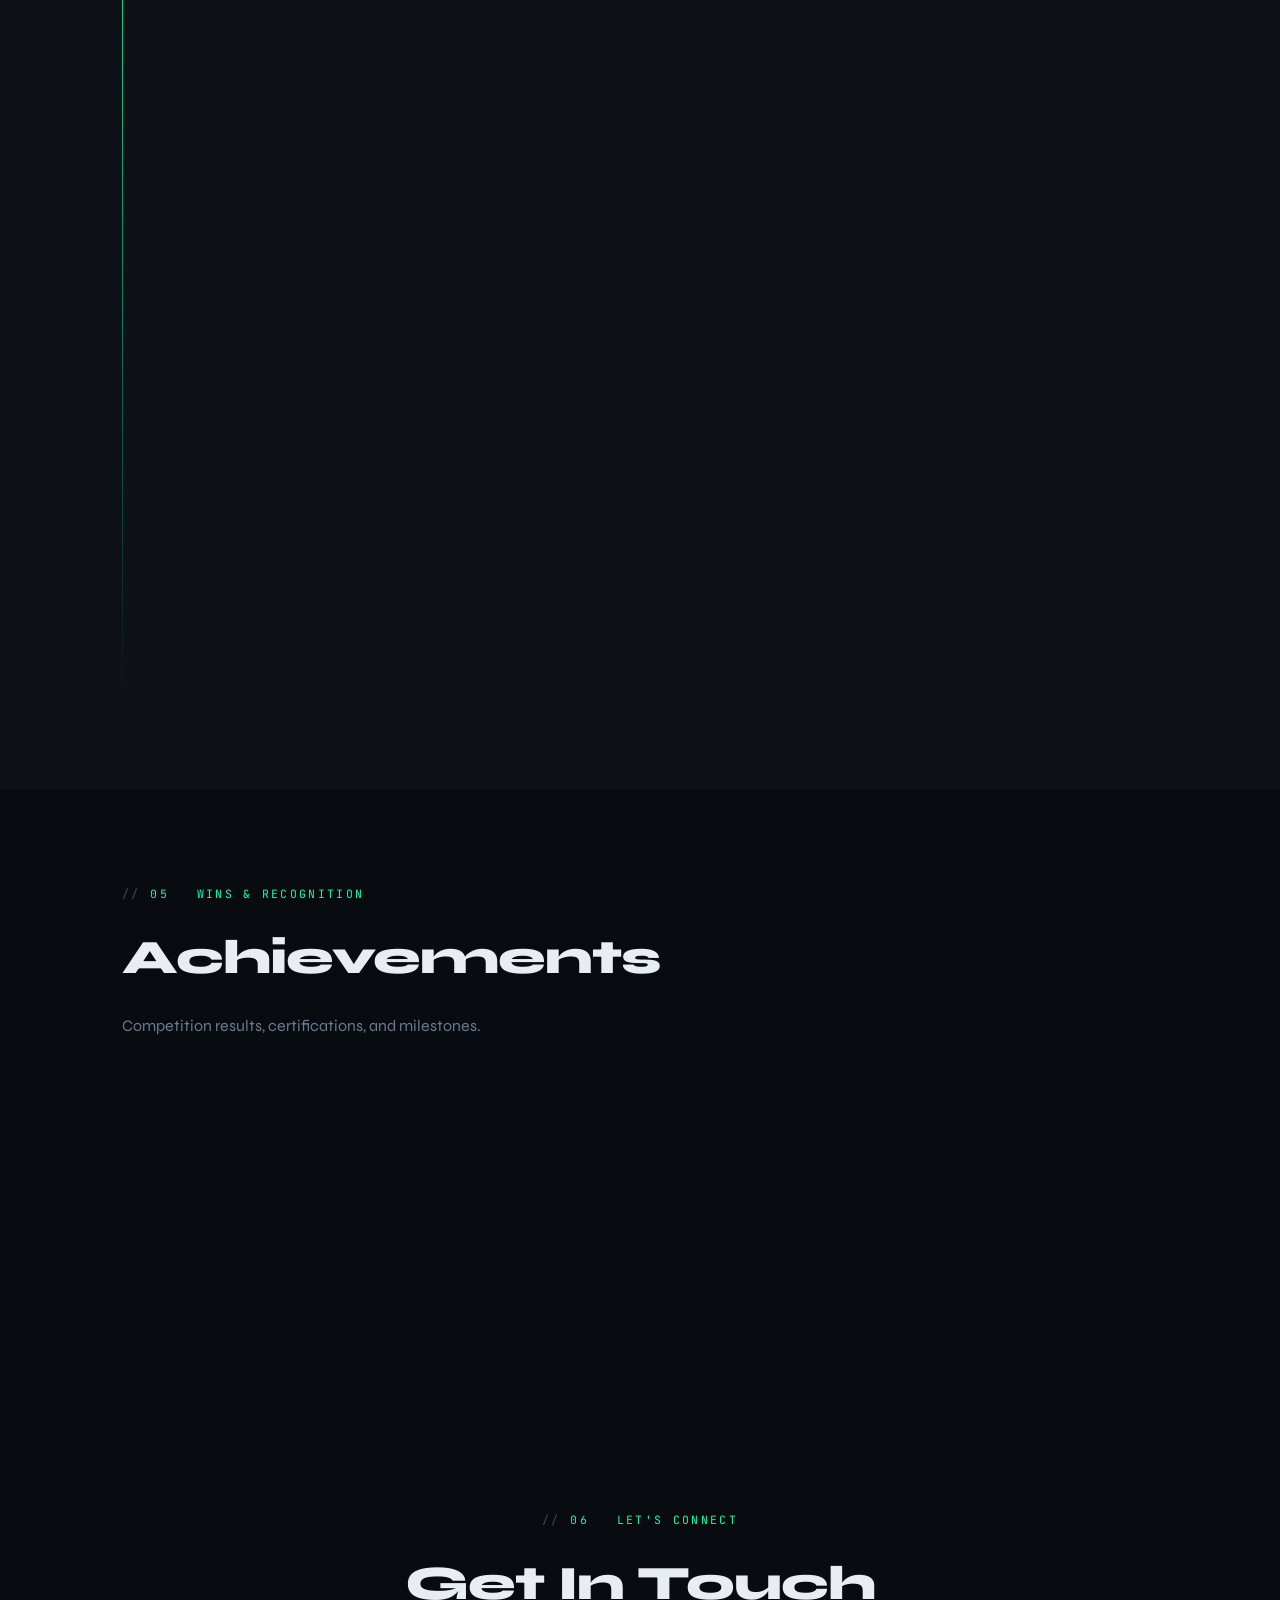
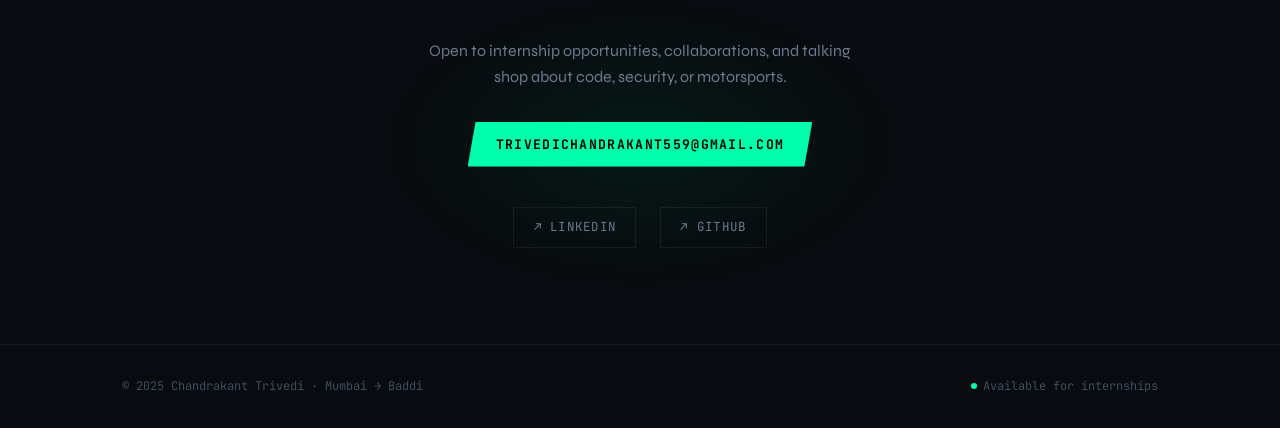
<file: portfolio.html>
<!DOCTYPE html>
<html lang="en">
<head>
<meta charset="UTF-8"/>
<meta name="viewport" content="width=device-width, initial-scale=1.0"/>
<title>Chandrakant Trivedi — Developer & Builder</title>
<link rel="preconnect" href="https://fonts.googleapis.com"/>
<link href="https://fonts.googleapis.com/css2?family=JetBrains+Mono:wght@300;400;500;700&family=Syne:wght@400;600;700;800&display=swap" rel="stylesheet"/>
<style>
  :root {
    --bg: #080b0f;
    --bg2: #0e1218;
    --bg3: #131920;
    --surface: #161d27;
    --border: rgba(255,255,255,0.06);
    --border-accent: rgba(0,255,170,0.25);
    --accent: #00ffaa;
    --accent2: #00bfff;
    --accent3: #a78bfa;
    --text: #e8edf4;
    --muted: #6b7a8d;
    --muted2: #3f4d5e;
    --mono: 'JetBrains Mono', monospace;
    --sans: 'Syne', sans-serif;
  }

  *, *::before, *::after { box-sizing: border-box; margin: 0; padding: 0; }

  html { scroll-behavior: smooth; }

  body {
    background: var(--bg);
    color: var(--text);
    font-family: var(--sans);
    line-height: 1.6;
    overflow-x: hidden;
  }

  /* ─── CURSOR ─── */
  .cursor {
    width: 10px; height: 10px;
    background: var(--accent);
    border-radius: 50%;
    position: fixed;
    top: 0; left: 0;
    pointer-events: none;
    z-index: 9999;
    transition: transform 0.1s ease;
    mix-blend-mode: difference;
  }
  .cursor-ring {
    width: 36px; height: 36px;
    border: 1px solid rgba(0,255,170,0.4);
    border-radius: 50%;
    position: fixed;
    top: 0; left: 0;
    pointer-events: none;
    z-index: 9998;
    transition: transform 0.15s ease, width 0.2s, height 0.2s, border-color 0.2s;
  }
  .cursor-ring.hovering { width: 52px; height: 52px; border-color: rgba(0,255,170,0.7); }

  /* ─── CANVAS BG ─── */
  #canvas-bg {
    position: fixed;
    inset: 0;
    z-index: 0;
    opacity: 0.4;
  }

  /* ─── NOISE OVERLAY ─── */
  body::before {
    content: '';
    position: fixed;
    inset: 0;
    z-index: 1;
    background-image: url("data:image/svg+xml,%3Csvg xmlns='http://www.w3.org/2000/svg' width='200' height='200'%3E%3Cfilter id='n'%3E%3CfeTurbulence type='fractalNoise' baseFrequency='0.9' numOctaves='4' stitchTiles='stitch'/%3E%3C/filter%3E%3Crect width='200' height='200' filter='url(%23n)' opacity='0.04'/%3E%3C/svg%3E");
    pointer-events: none;
    opacity: 0.5;
  }

  /* ─── LAYOUT ─── */
  .container {
    max-width: 1100px;
    margin: 0 auto;
    padding: 0 2rem;
    position: relative;
    z-index: 2;
  }

  /* ─── NAV ─── */
  nav {
    position: fixed;
    top: 0; left: 0; right: 0;
    z-index: 100;
    padding: 1.2rem 0;
    transition: background 0.3s, backdrop-filter 0.3s;
  }
  nav.scrolled {
    background: rgba(8,11,15,0.85);
    backdrop-filter: blur(12px);
    border-bottom: 1px solid var(--border);
  }
  .nav-inner {
    display: flex;
    align-items: center;
    justify-content: space-between;
  }
  .nav-logo {
    font-family: var(--mono);
    font-size: 0.95rem;
    color: var(--accent);
    letter-spacing: 0.05em;
  }
  .nav-logo span { color: var(--muted); }
  .nav-links {
    display: flex;
    gap: 2rem;
    list-style: none;
  }
  .nav-links a {
    font-family: var(--mono);
    font-size: 0.8rem;
    color: var(--muted);
    text-decoration: none;
    letter-spacing: 0.1em;
    text-transform: uppercase;
    transition: color 0.2s;
    position: relative;
  }
  .nav-links a::after {
    content: '';
    position: absolute;
    bottom: -4px; left: 0; right: 0;
    height: 1px;
    background: var(--accent);
    transform: scaleX(0);
    transition: transform 0.2s;
  }
  .nav-links a:hover { color: var(--accent); }
  .nav-links a:hover::after { transform: scaleX(1); }

  /* ─── HERO ─── */
  #hero {
    min-height: 100vh;
    display: flex;
    align-items: center;
    padding-top: 5rem;
  }
  .hero-grid {
    display: grid;
    grid-template-columns: 1fr auto;
    gap: 4rem;
    align-items: center;
    width: 100%;
  }
  .hero-tag {
    font-family: var(--mono);
    font-size: 0.78rem;
    color: var(--accent);
    letter-spacing: 0.15em;
    text-transform: uppercase;
    display: flex;
    align-items: center;
    gap: 0.6rem;
    margin-bottom: 1.5rem;
    opacity: 0;
    animation: fadeUp 0.6s 0.2s forwards;
  }
  .hero-tag::before {
    content: '';
    width: 24px; height: 1px;
    background: var(--accent);
  }
  .hero-name {
    font-size: clamp(3rem, 6vw, 5.5rem);
    font-weight: 800;
    line-height: 1.0;
    letter-spacing: -0.02em;
    color: var(--text);
    margin-bottom: 0.4rem;
    opacity: 0;
    animation: fadeUp 0.6s 0.35s forwards;
  }
  .hero-name .accent { color: var(--accent); }
  .hero-role {
    font-family: var(--mono);
    font-size: 1.1rem;
    color: var(--muted);
    margin-bottom: 2rem;
    opacity: 0;
    animation: fadeUp 0.6s 0.5s forwards;
  }
  .hero-role .typed-cursor { color: var(--accent); animation: blink 1s infinite; }
  .hero-bio {
    font-size: 1.05rem;
    color: var(--muted);
    max-width: 520px;
    margin-bottom: 2.5rem;
    line-height: 1.7;
    opacity: 0;
    animation: fadeUp 0.6s 0.65s forwards;
  }
  .hero-bio strong { color: var(--text); font-weight: 600; }
  .hero-cta {
    display: flex;
    gap: 1rem;
    flex-wrap: wrap;
    opacity: 0;
    animation: fadeUp 0.6s 0.8s forwards;
  }
  .btn-primary {
    padding: 0.75rem 1.75rem;
    background: var(--accent);
    color: #000;
    border: none;
    font-family: var(--mono);
    font-size: 0.82rem;
    font-weight: 700;
    letter-spacing: 0.1em;
    text-transform: uppercase;
    cursor: pointer;
    text-decoration: none;
    display: inline-block;
    transition: transform 0.2s, box-shadow 0.2s;
    clip-path: polygon(8px 0%, 100% 0%, calc(100% - 8px) 100%, 0% 100%);
  }
  .btn-primary:hover {
    transform: translateY(-2px);
    box-shadow: 0 8px 24px rgba(0,255,170,0.3);
  }
  .btn-outline {
    padding: 0.75rem 1.75rem;
    background: transparent;
    color: var(--text);
    border: 1px solid var(--border-accent);
    font-family: var(--mono);
    font-size: 0.82rem;
    font-weight: 500;
    letter-spacing: 0.1em;
    text-transform: uppercase;
    cursor: pointer;
    text-decoration: none;
    display: inline-block;
    transition: background 0.2s, color 0.2s, border-color 0.2s;
    clip-path: polygon(8px 0%, 100% 0%, calc(100% - 8px) 100%, 0% 100%);
  }
  .btn-outline:hover {
    background: rgba(0,255,170,0.08);
    border-color: var(--accent);
    color: var(--accent);
  }

  /* Hero code card */
  .hero-card {
    background: var(--surface);
    border: 1px solid var(--border);
    border-top: 2px solid var(--accent);
    padding: 1.5rem;
    font-family: var(--mono);
    font-size: 0.78rem;
    line-height: 1.8;
    min-width: 280px;
    opacity: 0;
    animation: fadeLeft 0.7s 0.9s forwards;
    position: relative;
    overflow: hidden;
  }
  .hero-card::before {
    content: '';
    position: absolute;
    top: 0; left: 0; right: 0; bottom: 0;
    background: linear-gradient(135deg, rgba(0,255,170,0.03) 0%, transparent 60%);
  }
  .card-dots { display: flex; gap: 6px; margin-bottom: 1rem; }
  .card-dots span {
    width: 10px; height: 10px; border-radius: 50%;
  }
  .card-dots .r { background: #ff5f57; }
  .card-dots .y { background: #febc2e; }
  .card-dots .g { background: #28c840; }
  .code-line { display: flex; gap: 1rem; }
  .ln { color: var(--muted2); min-width: 1.5rem; text-align: right; user-select: none; }
  .kw { color: #c792ea; }
  .fn { color: #82aaff; }
  .st { color: var(--accent); }
  .cm { color: var(--muted2); font-style: italic; }
  .nu { color: #f78c6c; }
  .hero-stats {
    display: flex;
    gap: 2rem;
    margin-top: 1.5rem;
    padding-top: 1.5rem;
    border-top: 1px solid var(--border);
    opacity: 0;
    animation: fadeUp 0.6s 1s forwards;
  }
  .stat { text-align: center; }
  .stat-num {
    font-family: var(--mono);
    font-size: 1.8rem;
    font-weight: 700;
    color: var(--accent);
    display: block;
  }
  .stat-label {
    font-size: 0.75rem;
    color: var(--muted);
    text-transform: uppercase;
    letter-spacing: 0.1em;
  }

  /* ─── SECTION COMMON ─── */
  section { padding: 6rem 0; }
  .section-label {
    font-family: var(--mono);
    font-size: 0.72rem;
    color: var(--accent);
    letter-spacing: 0.2em;
    text-transform: uppercase;
    display: flex;
    align-items: center;
    gap: 0.6rem;
    margin-bottom: 1rem;
  }
  .section-label::before { content: '//'; color: var(--muted2); }
  .section-title {
    font-size: clamp(2rem, 4vw, 3rem);
    font-weight: 800;
    letter-spacing: -0.02em;
    margin-bottom: 1rem;
    color: var(--text);
  }
  .section-sub {
    font-size: 1rem;
    color: var(--muted);
    max-width: 500px;
    margin-bottom: 3rem;
  }

  /* ─── SKILLS ─── */
  #skills { background: var(--bg2); }
  .skills-grid {
    display: grid;
    grid-template-columns: repeat(auto-fill, minmax(160px, 1fr));
    gap: 1px;
    background: var(--border);
    border: 1px solid var(--border);
    margin-bottom: 3rem;
  }
  .skill-item {
    background: var(--bg2);
    padding: 1.5rem 1.25rem;
    display: flex;
    flex-direction: column;
    gap: 0.5rem;
    transition: background 0.2s;
    cursor: default;
  }
  .skill-item:hover { background: var(--surface); }
  .skill-icon { font-size: 1.4rem; }
  .skill-name {
    font-family: var(--mono);
    font-size: 0.82rem;
    font-weight: 500;
    color: var(--text);
  }
  .skill-level {
    height: 2px;
    background: var(--border);
    border-radius: 2px;
    overflow: hidden;
    margin-top: 0.25rem;
  }
  .skill-level-fill {
    height: 100%;
    background: var(--accent);
    border-radius: 2px;
    transform: scaleX(0);
    transform-origin: left;
    transition: transform 1s ease;
  }
  .skill-item.visible .skill-level-fill { transform: scaleX(1); }

  /* ─── PROJECTS ─── */
  .projects-grid {
    display: grid;
    grid-template-columns: repeat(auto-fill, minmax(320px, 1fr));
    gap: 1.5rem;
  }
  .project-card {
    background: var(--surface);
    border: 1px solid var(--border);
    padding: 2rem;
    position: relative;
    overflow: hidden;
    transition: border-color 0.3s, transform 0.3s;
    cursor: pointer;
    text-decoration: none;
    display: block;
    color: inherit;
  }
  .project-card::before {
    content: '';
    position: absolute;
    top: 0; left: 0; right: 0;
    height: 2px;
    background: linear-gradient(90deg, var(--accent), var(--accent2));
    transform: scaleX(0);
    transform-origin: left;
    transition: transform 0.3s;
  }
  .project-card:hover { border-color: var(--border-accent); transform: translateY(-4px); }
  .project-card:hover::before { transform: scaleX(1); }
  .project-card.featured {
    border-color: var(--border-accent);
    grid-column: span 2;
  }
  .project-card.featured::before { transform: scaleX(1); }
  .project-top {
    display: flex;
    justify-content: space-between;
    align-items: flex-start;
    margin-bottom: 1rem;
  }
  .project-badge {
    font-family: var(--mono);
    font-size: 0.65rem;
    letter-spacing: 0.1em;
    text-transform: uppercase;
    padding: 0.25rem 0.6rem;
    background: rgba(0,255,170,0.1);
    color: var(--accent);
    border: 1px solid rgba(0,255,170,0.2);
  }
  .project-icon { font-size: 1.8rem; }
  .project-name {
    font-size: 1.2rem;
    font-weight: 700;
    margin-bottom: 0.4rem;
    color: var(--text);
    font-family: var(--sans);
  }
  .project-desc {
    font-size: 0.9rem;
    color: var(--muted);
    line-height: 1.6;
    margin-bottom: 1.5rem;
  }
  .project-stack {
    display: flex;
    flex-wrap: wrap;
    gap: 0.4rem;
  }
  .tag {
    font-family: var(--mono);
    font-size: 0.7rem;
    color: var(--muted);
    padding: 0.2rem 0.5rem;
    border: 1px solid var(--border);
    letter-spacing: 0.05em;
  }
  .project-links {
    display: flex;
    gap: 1rem;
    margin-top: 1.5rem;
    padding-top: 1.5rem;
    border-top: 1px solid var(--border);
  }
  .project-link {
    font-family: var(--mono);
    font-size: 0.75rem;
    color: var(--accent2);
    text-decoration: none;
    letter-spacing: 0.05em;
    display: flex;
    align-items: center;
    gap: 0.3rem;
    transition: color 0.2s;
  }
  .project-link:hover { color: var(--accent); }

  /* ─── EXPERIENCE ─── */
  #experience { background: var(--bg2); }
  .timeline {
    position: relative;
    padding-left: 2rem;
  }
  .timeline::before {
    content: '';
    position: absolute;
    left: 0; top: 0; bottom: 0;
    width: 1px;
    background: linear-gradient(to bottom, var(--accent), transparent);
  }
  .timeline-item {
    position: relative;
    padding-bottom: 3rem;
    opacity: 0;
    transform: translateX(-20px);
    transition: opacity 0.5s, transform 0.5s;
  }
  .timeline-item.visible { opacity: 1; transform: translateX(0); }
  .timeline-dot {
    position: absolute;
    left: -2.35rem;
    top: 0.2rem;
    width: 10px; height: 10px;
    border-radius: 50%;
    background: var(--accent);
    box-shadow: 0 0 12px rgba(0,255,170,0.5);
  }
  .timeline-date {
    font-family: var(--mono);
    font-size: 0.72rem;
    color: var(--accent);
    letter-spacing: 0.1em;
    text-transform: uppercase;
    margin-bottom: 0.5rem;
  }
  .timeline-title {
    font-size: 1.1rem;
    font-weight: 700;
    color: var(--text);
    margin-bottom: 0.25rem;
  }
  .timeline-org {
    font-size: 0.9rem;
    color: var(--muted);
    margin-bottom: 0.75rem;
    font-family: var(--mono);
  }
  .timeline-desc {
    font-size: 0.9rem;
    color: var(--muted);
    line-height: 1.7;
  }

  /* ─── ACHIEVEMENTS ─── */
  .achievements-grid {
    display: grid;
    grid-template-columns: repeat(auto-fill, minmax(260px, 1fr));
    gap: 1rem;
  }
  .achievement-card {
    background: var(--surface);
    border: 1px solid var(--border);
    padding: 1.5rem;
    display: flex;
    gap: 1rem;
    align-items: flex-start;
    transition: border-color 0.2s, background 0.2s;
    opacity: 0;
    transform: translateY(20px);
    transition: opacity 0.4s, transform 0.4s, border-color 0.2s;
  }
  .achievement-card.visible { opacity: 1; transform: translateY(0); }
  .achievement-card:hover { border-color: var(--border-accent); background: var(--bg3); }
  .achievement-icon-box {
    width: 40px; height: 40px;
    background: rgba(0,255,170,0.08);
    border: 1px solid rgba(0,255,170,0.15);
    display: flex; align-items: center; justify-content: center;
    font-size: 1.1rem;
    flex-shrink: 0;
  }
  .achievement-title {
    font-size: 0.92rem;
    font-weight: 600;
    color: var(--text);
    margin-bottom: 0.25rem;
  }
  .achievement-detail {
    font-family: var(--mono);
    font-size: 0.75rem;
    color: var(--accent);
  }

  /* ─── CONTACT ─── */
  #contact { text-align: center; }
  .contact-glow {
    position: relative;
    display: inline-block;
  }
  .contact-glow::before {
    content: '';
    position: absolute;
    inset: -40px;
    background: radial-gradient(ellipse, rgba(0,255,170,0.06) 0%, transparent 70%);
    z-index: -1;
  }
  .contact-email {
    font-family: var(--mono);
    font-size: 0.9rem;
    color: var(--accent);
    text-decoration: none;
    letter-spacing: 0.05em;
    border-bottom: 1px solid rgba(0,255,170,0.3);
    padding-bottom: 0.1rem;
    transition: border-color 0.2s;
  }
  .contact-email:hover { border-color: var(--accent); }
  .socials {
    display: flex;
    justify-content: center;
    gap: 1.5rem;
    margin-top: 2.5rem;
  }
  .social-link {
    font-family: var(--mono);
    font-size: 0.78rem;
    color: var(--muted);
    text-decoration: none;
    letter-spacing: 0.1em;
    text-transform: uppercase;
    padding: 0.6rem 1.2rem;
    border: 1px solid var(--border);
    transition: color 0.2s, border-color 0.2s;
    display: flex;
    align-items: center;
    gap: 0.4rem;
  }
  .social-link:hover { color: var(--accent); border-color: var(--border-accent); }

  /* ─── FOOTER ─── */
  footer {
    padding: 2rem 0;
    border-top: 1px solid var(--border);
    position: relative;
    z-index: 2;
  }
  .footer-inner {
    display: flex;
    justify-content: space-between;
    align-items: center;
  }
  .footer-left {
    font-family: var(--mono);
    font-size: 0.75rem;
    color: var(--muted2);
  }
  .footer-right {
    font-family: var(--mono);
    font-size: 0.75rem;
    color: var(--muted2);
    display: flex;
    align-items: center;
    gap: 0.4rem;
  }
  .status-dot {
    width: 6px; height: 6px;
    border-radius: 50%;
    background: var(--accent);
    animation: pulse 2s infinite;
  }

  /* ─── ANIMATIONS ─── */
  @keyframes fadeUp {
    from { opacity: 0; transform: translateY(24px); }
    to { opacity: 1; transform: translateY(0); }
  }
  @keyframes fadeLeft {
    from { opacity: 0; transform: translateX(24px); }
    to { opacity: 1; transform: translateX(0); }
  }
  @keyframes blink {
    0%, 100% { opacity: 1; }
    50% { opacity: 0; }
  }
  @keyframes pulse {
    0%, 100% { box-shadow: 0 0 0 0 rgba(0,255,170,0.4); }
    50% { box-shadow: 0 0 0 6px rgba(0,255,170,0); }
  }
  @keyframes scrollLine {
    0% { height: 0; opacity: 0; }
    50% { height: 48px; opacity: 1; }
    100% { height: 0; opacity: 0; }
  }

  /* ─── SCROLL INDICATOR ─── */
  .scroll-indicator {
    position: absolute;
    bottom: 2rem;
    left: 50%;
    transform: translateX(-50%);
    display: flex;
    flex-direction: column;
    align-items: center;
    gap: 0.5rem;
    font-family: var(--mono);
    font-size: 0.65rem;
    color: var(--muted2);
    letter-spacing: 0.15em;
    text-transform: uppercase;
  }
  .scroll-line {
    width: 1px;
    height: 48px;
    background: linear-gradient(to bottom, var(--accent), transparent);
    animation: scrollLine 2s ease-in-out infinite;
  }

  /* ─── RESPONSIVE ─── */
  @media (max-width: 768px) {
    .hero-grid { grid-template-columns: 1fr; gap: 2.5rem; }
    .hero-card { min-width: unset; }
    .project-card.featured { grid-column: span 1; }
    .nav-links { display: none; }
    .footer-inner { flex-direction: column; gap: 0.5rem; text-align: center; }
    .hero-stats { gap: 1.5rem; }
  }

  /* ─── GLITCH EFFECT ─── */
  .glitch {
    position: relative;
  }
  .glitch::before, .glitch::after {
    content: attr(data-text);
    position: absolute;
    top: 0; left: 0;
    width: 100%;
    opacity: 0;
  }
  .glitch:hover::before {
    opacity: 0.5;
    color: var(--accent2);
    clip-path: polygon(0 30%, 100% 30%, 100% 50%, 0 50%);
    transform: translate(-3px, 0);
    animation: glitch1 0.3s steps(2) forwards;
  }
  .glitch:hover::after {
    opacity: 0.5;
    color: var(--accent3);
    clip-path: polygon(0 60%, 100% 60%, 100% 80%, 0 80%);
    transform: translate(3px, 0);
    animation: glitch2 0.3s steps(2) 0.05s forwards;
  }
  @keyframes glitch1 { 0%,100%{transform:translate(-3px,0)} 50%{transform:translate(3px,0)} }
  @keyframes glitch2 { 0%,100%{transform:translate(3px,0)} 50%{transform:translate(-3px,0)} }
</style>
</head>
<body>

<canvas id="canvas-bg"></canvas>
<div class="cursor" id="cursor"></div>
<div class="cursor-ring" id="cursor-ring"></div>

<!-- NAV -->
<nav id="nav">
  <div class="container">
    <div class="nav-inner">
      <div class="nav-logo"><span>~/</span>chandrakant</div>
      <ul class="nav-links">
        <li><a href="#skills">Skills</a></li>
        <li><a href="#projects">Projects</a></li>
        <li><a href="#experience">Timeline</a></li>
        <li><a href="#achievements">Awards</a></li>
        <li><a href="#contact">Contact</a></li>
      </ul>
    </div>
  </div>
</nav>

<!-- HERO -->
<section id="hero">
  <div class="container">
    <div class="hero-grid">
      <div>
        <div class="hero-tag">BCA Student · Chitkara University · Baddi</div>
        <h1 class="hero-name glitch" data-text="Chandrakant Trivedi">Chandrakant<br><span class="accent">Trivedi</span></h1>
        <p class="hero-role"><span id="typed"></span><span class="typed-cursor">▋</span></p>
        <p class="hero-bio">
          Builder of <strong>full-stack apps</strong> and <strong>security tools</strong>. I compile ideas into deployed products — currently building <strong>Mirror</strong>, a web-based code compiler.
        </p>
        <div class="hero-cta">
          <a href="#projects" class="btn-primary">View Projects</a>
          <a href="mailto:trivedichandrakant559@gmail.com" class="btn-outline">Get in Touch</a>
        </div>
        <div class="hero-stats">
          <div class="stat"><span class="stat-num">9.34</span><span class="stat-label">CGPA</span></div>
          <div class="stat"><span class="stat-num">#320</span><span class="stat-label">Newton Olympiad</span></div>
          <div class="stat"><span class="stat-num">6+</span><span class="stat-label">Live Projects</span></div>
          <div class="stat"><span class="stat-num">2</span><span class="stat-label">CTFs Won</span></div>
        </div>
      </div>
      <div>
        <div class="hero-card">
          <div class="card-dots">
            <span class="r"></span><span class="y"></span><span class="g"></span>
          </div>
          <div class="code-line"><span class="ln">1</span><span class="cm">// chandrakant.config.ts</span></div>
          <div class="code-line"><span class="ln">2</span></div>
          <div class="code-line"><span class="ln">3</span><span class="kw">const</span> <span class="fn">dev</span> = {</div>
          <div class="code-line"><span class="ln">4</span>&nbsp;&nbsp;<span>stack</span>: [<span class="st">"React"</span>, <span class="st">"Node"</span>,</div>
          <div class="code-line"><span class="ln">5</span>&nbsp;&nbsp;&nbsp;&nbsp;<span class="st">"Docker"</span>, <span class="st">"Express"</span>],</div>
          <div class="code-line"><span class="ln">6</span>&nbsp;&nbsp;<span>cgpa</span>: <span class="nu">9.34</span>,</div>
          <div class="code-line"><span class="ln">8</span>&nbsp;&nbsp;<span>status</span>: <span class="st">"building"</span>,</div>
          <div class="code-line"><span class="ln">9</span>};</div>
          <div class="code-line"><span class="ln">10</span></div>
          <div class="code-line"><span class="ln">11</span><span class="kw">export default</span> <span class="fn">dev</span>;</div>
        </div>
      </div>
    </div>
    <div class="scroll-indicator">
      <div class="scroll-line"></div>
      <span>scroll</span>
    </div>
  </div>
</section>

<!-- SKILLS -->
<section id="skills">
  <div class="container">
    <div class="section-label">02 &nbsp; Tech Stack</div>
    <h2 class="section-title">What I Build With</h2>
    <p class="section-sub">Languages, frameworks, and tools I use to ship real products.</p>
    <div class="skills-grid">
      <div class="skill-item"><div class="skill-icon">⚡</div><div class="skill-name">C / C++</div><div class="skill-level"><div class="skill-level-fill" style="--w:0.85"></div></div></div>
      <div class="skill-item"><div class="skill-icon">🐍</div><div class="skill-name">Python</div><div class="skill-level"><div class="skill-level-fill" style="--w:0.8"></div></div></div>
      <div class="skill-item"><div class="skill-icon">☕</div><div class="skill-name">JavaScript</div><div class="skill-level"><div class="skill-level-fill" style="--w:0.88"></div></div></div>
      <div class="skill-item"><div class="skill-icon">⚛️</div><div class="skill-name">React</div><div class="skill-level"><div class="skill-level-fill" style="--w:0.85"></div></div></div>
      <div class="skill-item"><div class="skill-icon">🟢</div><div class="skill-name">Node.js</div><div class="skill-level"><div class="skill-level-fill" style="--w:0.82"></div></div></div>
      <div class="skill-item"><div class="skill-icon">🚂</div><div class="skill-name">Express</div><div class="skill-level"><div class="skill-level-fill" style="--w:0.8"></div></div></div>
      <div class="skill-item"><div class="skill-icon">🐳</div><div class="skill-name">Docker</div><div class="skill-level"><div class="skill-level-fill" style="--w:0.75"></div></div></div>
      <div class="skill-item"><div class="skill-icon">🗄️</div><div class="skill-name">SQL / DBMS</div><div class="skill-level"><div class="skill-level-fill" style="--w:0.78"></div></div></div>
      <div class="skill-item"><div class="skill-icon">🔒</div><div class="skill-name">Cybersecurity</div><div class="skill-level"><div class="skill-level-fill" style="--w:0.72"></div></div></div>
      <div class="skill-item"><div class="skill-icon">🐧</div><div class="skill-name">Linux (Arch)</div><div class="skill-level"><div class="skill-level-fill" style="--w:0.8"></div></div></div>
      <div class="skill-item"><div class="skill-icon">▲</div><div class="skill-name">Next.js</div><div class="skill-level"><div class="skill-level-fill" style="--w:0.68"></div></div></div>
      <div class="skill-item"><div class="skill-icon">🔥</div><div class="skill-name">Supabase</div><div class="skill-level"><div class="skill-level-fill" style="--w:0.7"></div></div></div>
    </div>
  </div>
</section>

<!-- PROJECTS -->
<section id="projects">
  <div class="container">
    <div class="section-label">03 &nbsp; Selected Work</div>
    <h2 class="section-title">Projects I've Shipped</h2>
    <p class="section-sub">From compilers to e-commerce — real products with real deployments.</p>
    <div class="projects-grid">

      <a href="https://mirror-frontend-lyart.vercel.app/" class="project-card featured" target="_blank" rel="noopener">
        <div class="project-top">
          <span class="project-badge">⚡ Flagship</span>
          <span class="project-icon">🪞</span>
        </div>
        <div class="project-name">Mirror</div>
        <p class="project-desc">A full-featured web-based code compiler with multi-language support. React frontend on Vercel, Express backend on Render, Judge0 sandboxed execution on Oracle Cloud VPS — all containerised with Docker.</p>
        <div class="project-stack">
          <span class="tag">React</span><span class="tag">Node.js</span><span class="tag">Express</span><span class="tag">Docker</span><span class="tag">Judge0</span><span class="tag">Oracle VPS</span>
        </div>
        <div class="project-links">
          <span class="project-link">→ Live Demo</span>
        </div>
      </a>

    

      <a href="https://knowledgem.onrender.com" class="project-card" target="_blank" rel="noopener">
        <div class="project-top">
          <span class="project-badge">📚 Open Source</span>
          <span class="project-icon">🧠</span>
        </div>
        <div class="project-name">Knowledgem</div>
        <p class="project-desc">Deployed open-source learning platform for structured web development education. Built and deployed with security hardening post-audit.</p>
        <div class="project-stack">
          <span class="tag">Node.js</span><span class="tag">Express</span><span class="tag">PostgreSQL</span>
        </div>
        <div class="project-links">
          <span class="project-link">→ knowledgem.onrender.com</span>
        </div>
      </a>

    

      <a href="https://www.amazon.in/s?k=Shashi+Tharoor+Between+Two+Worlds" class="project-card" target="_blank" rel="noopener">
        <div class="project-top">
          <span class="project-badge">📖 Published</span>
          <span class="project-icon">✍️</span>
        </div>
        <div class="project-name">Between Two Worlds</div>
        <p class="project-desc">Self-published book on Shashi Tharoor — available on Amazon KDP internationally as paperback and ebook. Exploring Indian POD distribution.</p>
        <div class="project-stack">
          <span class="tag">Amazon KDP</span><span class="tag">Self-Published</span>
        </div>
        <div class="project-links">
          <span class="project-link">→ Amazon</span>
        </div>
      </a>

    </div>
  </div>
</section>

<!-- TIMELINE -->
<section id="experience">
  <div class="container">
    <div class="section-label">04 &nbsp; Timeline</div>
    <h2 class="section-title">My Journey</h2>
    <p class="section-sub">From Mumbai to Baddi, building the whole way through.</p>
    <div class="timeline">
      <div class="timeline-item">
        <div class="timeline-dot"></div>
        <div class="timeline-date">2026 – Present</div>
        <div class="timeline-title">Full-Stack Developer & Hacker</div>
        <div class="timeline-org">Self · Chitkara University</div>
        <p class="timeline-desc">Building Mirror (web compiler), conducting security audits on own projects. Competing in CTFs and coding olympiads.</p>
      </div>
      <div class="timeline-item">
        <div class="timeline-dot"></div>
        <div class="timeline-date">2024</div>
        <div class="timeline-title">7th Place · HackExpo'24 CTF</div>
        <div class="timeline-org">52 teams · Chitkara University</div>
        <p class="timeline-desc">Placed 7th out of 52 teams in cybersecurity CTF competition. Focused on web exploitation, reverse engineering, and cryptography challenges.</p>
      </div>
      <div class="timeline-item">
        <div class="timeline-dot"></div>
        <div class="timeline-date">2022</div>
        <div class="timeline-title">Rank #320 · Newton School Coding Olympiad</div>
        <div class="timeline-org">16,837 participants</div>
        <p class="timeline-desc">Top 2% performance in competitive programming contest. Strong showing in DSA, algorithms, and problem-solving under time pressure.</p>
      </div>
      <div class="timeline-item">
        <div class="timeline-dot"></div>
        <div class="timeline-date">2024</div>
        <div class="timeline-title">BCA · Chitkara University, Baddi</div>
        <div class="timeline-org">Transferred from SST College, Mumbai</div>
        <p class="timeline-desc">Transferred to pursue a more technical environment. CGPA: 9.34. Specialising in backend, security, and full-stack development. </p>
      </div>
      <div class="timeline-item">
        <div class="timeline-dot"></div>
        <div class="timeline-date">2023</div>
        <div class="timeline-title">BSc CS · SST College, Ulhasnagar</div>
        <div class="timeline-org">Mumbai, Maharashtra</div>
        <p class="timeline-desc">Completed first year of BSc Computer Science before transferring. Maharashtra State Board background in CS since 11th grade.</p>
      </div>
    </div>
  </div>
</section>

<!-- ACHIEVEMENTS -->
<section id="achievements">
  <div class="container">
    <div class="section-label">05 &nbsp; Wins & Recognition</div>
    <h2 class="section-title">Achievements</h2>
    <p class="section-sub">Competition results, certifications, and milestones.</p>
    <div class="achievements-grid">
      <div class="achievement-card">
        <div class="achievement-icon-box">🏆</div>
        <div>
          <div class="achievement-title">Newton School Coding Olympiad</div>
          <div class="achievement-detail">Rank 320 / 16,837 participants</div>
        </div>
      </div>
      <div class="achievement-card">
        <div class="achievement-icon-box">🔐</div>
        <div>
          <div class="achievement-title">HackExpo'24 CTF</div>
          <div class="achievement-detail">7th / 52 teams · Cybersecurity</div>
        </div>
      </div>
      <div class="achievement-card">
        <div class="achievement-icon-box">🌐</div>
        <div>
          <div class="achievement-title">Cisco Network Security</div>
          <div class="achievement-detail">Certificate of Excellence</div>
        </div>
      </div>
      <div class="achievement-card">
        <div class="achievement-icon-box">📚</div>
        <div>
          <div class="achievement-title">CGPA 9.34</div>
          <div class="achievement-detail">Chitkara University, BCA</div>
        </div>
      </div>
      <div class="achievement-card">
        <div class="achievement-icon-box">🌍</div>
        <div>
          <div class="achievement-title">IMUN Campus Ambassador</div>
          <div class="achievement-detail">Model United Nations</div>
        </div>
      </div>
      <div class="achievement-card">
        <div class="achievement-icon-box">📖</div>
        <div>
          <div class="achievement-title">Published Author</div>
          <div class="achievement-detail">Amazon KDP · International</div>
        </div>
      </div>
    </div>
  </div>
</section>

<!-- CONTACT -->
<section id="contact">
  <div class="container">
    <div class="section-label" style="justify-content:center">06 &nbsp; Let's Connect</div>
    <h2 class="section-title" style="text-align:center">Get In Touch</h2>
    <div class="contact-glow">
      <p class="section-sub" style="text-align:center; margin: 0 auto 2rem; max-width:440px;">
        Open to internship opportunities, collaborations, and talking shop about code, security, or motorsports.
      </p>
      <div style="text-align:center">
        <a href="mailto:trivedichandrakant559@gmail.com" class="btn-primary">
          trivedichandrakant559@gmail.com
        </a>
      </div>
      <div class="socials">
        <a href="https://linkedin.com/in/chandrakant-trivedi" class="social-link" target="_blank" rel="noopener">↗ LinkedIn</a>
        <a href="https://github.com/chandrakant-T" class="social-link" target="_blank" rel="noopener">↗ GitHub</a>
      </div>
    </div>
  </div>
</section>

<!-- FOOTER -->
<footer>
  <div class="container">
    <div class="footer-inner">
      <div class="footer-left">© 2025 Chandrakant Trivedi · Mumbai → Baddi</div>
      <div class="footer-right"><div class="status-dot"></div> Available for internships</div>
    </div>
  </div>
</footer>

<script>
// ─── PARTICLE CANVAS ───
(function() {
  const canvas = document.getElementById('canvas-bg');
  const ctx = canvas.getContext('2d');
  let W, H, particles = [], lines = [];
  const N = 60;

  function resize() {
    W = canvas.width = window.innerWidth;
    H = canvas.height = window.innerHeight;
  }

  function initParticles() {
    particles = [];
    for (let i = 0; i < N; i++) {
      particles.push({
        x: Math.random() * W,
        y: Math.random() * H,
        vx: (Math.random() - 0.5) * 0.4,
        vy: (Math.random() - 0.5) * 0.4,
        r: Math.random() * 1.5 + 0.5
      });
    }
  }

  function draw() {
    ctx.clearRect(0, 0, W, H);
    // connections
    for (let i = 0; i < N; i++) {
      for (let j = i + 1; j < N; j++) {
        const dx = particles[i].x - particles[j].x;
        const dy = particles[i].y - particles[j].y;
        const dist = Math.sqrt(dx*dx + dy*dy);
        if (dist < 120) {
          ctx.beginPath();
          ctx.strokeStyle = `rgba(0,255,170,${0.15 * (1 - dist/120)})`;
          ctx.lineWidth = 0.5;
          ctx.moveTo(particles[i].x, particles[i].y);
          ctx.lineTo(particles[j].x, particles[j].y);
          ctx.stroke();
        }
      }
    }
    // dots
    particles.forEach(p => {
      ctx.beginPath();
      ctx.arc(p.x, p.y, p.r, 0, Math.PI*2);
      ctx.fillStyle = 'rgba(0,255,170,0.5)';
      ctx.fill();
      p.x += p.vx;
      p.y += p.vy;
      if (p.x < 0 || p.x > W) p.vx *= -1;
      if (p.y < 0 || p.y > H) p.vy *= -1;
    });
    requestAnimationFrame(draw);
  }

  resize();
  initParticles();
  draw();
  window.addEventListener('resize', () => { resize(); initParticles(); });
})();

// ─── CUSTOM CURSOR ───
(function() {
  const cursor = document.getElementById('cursor');
  const ring = document.getElementById('cursor-ring');
  let mx = 0, my = 0, rx = 0, ry = 0;
  document.addEventListener('mousemove', e => { mx = e.clientX; my = e.clientY; });
  function animCursor() {
    cursor.style.transform = `translate(${mx - 5}px, ${my - 5}px)`;
    rx += (mx - rx - 18) * 0.15;
    ry += (my - ry - 18) * 0.15;
    ring.style.transform = `translate(${rx}px, ${ry}px)`;
    requestAnimationFrame(animCursor);
  }
  animCursor();
  document.querySelectorAll('a, button, .skill-item, .project-card, .achievement-card').forEach(el => {
    el.addEventListener('mouseenter', () => ring.classList.add('hovering'));
    el.addEventListener('mouseleave', () => ring.classList.remove('hovering'));
  });
})();

// ─── NAV SCROLL ───
window.addEventListener('scroll', () => {
  document.getElementById('nav').classList.toggle('scrolled', window.scrollY > 40);
});

// ─── TYPEWRITER ───
(function() {
  const roles = [
    'Full-Stack Developer',
    'Security Researcher',
    'Backend Engineer',
    'Open Source Builder',
    'CTF Competitor'
  ];
  let ri = 0, ci = 0, deleting = false;
  const el = document.getElementById('typed');
  function type() {
    const current = roles[ri];
    if (!deleting) {
      el.textContent = current.slice(0, ++ci);
      if (ci === current.length) { deleting = true; setTimeout(type, 1800); return; }
    } else {
      el.textContent = current.slice(0, --ci);
      if (ci === 0) { deleting = false; ri = (ri + 1) % roles.length; }
    }
    setTimeout(type, deleting ? 40 : 80);
  }
  type();
})();

// ─── INTERSECTION OBSERVER ───
(function() {
  const io = new IntersectionObserver(entries => {
    entries.forEach((e, i) => {
      if (e.isIntersecting) {
        setTimeout(() => {
          e.target.classList.add('visible');
          // animate skill bars
          const fill = e.target.querySelector('.skill-level-fill');
          if (fill) fill.style.transform = `scaleX(${fill.style.getPropertyValue('--w') || 1})`;
        }, (e.target.dataset.delay || 0) * 1);
        io.unobserve(e.target);
      }
    });
  }, { threshold: 0.15 });

  document.querySelectorAll('.skill-item, .timeline-item, .achievement-card').forEach((el, i) => {
    el.dataset.delay = i * 60;
    io.observe(el);
  });
})();

// ─── COUNTER ANIMATION ───
(function() {
  // already static, no counter needed
})();
</script>
</body>
</html>
</file>
